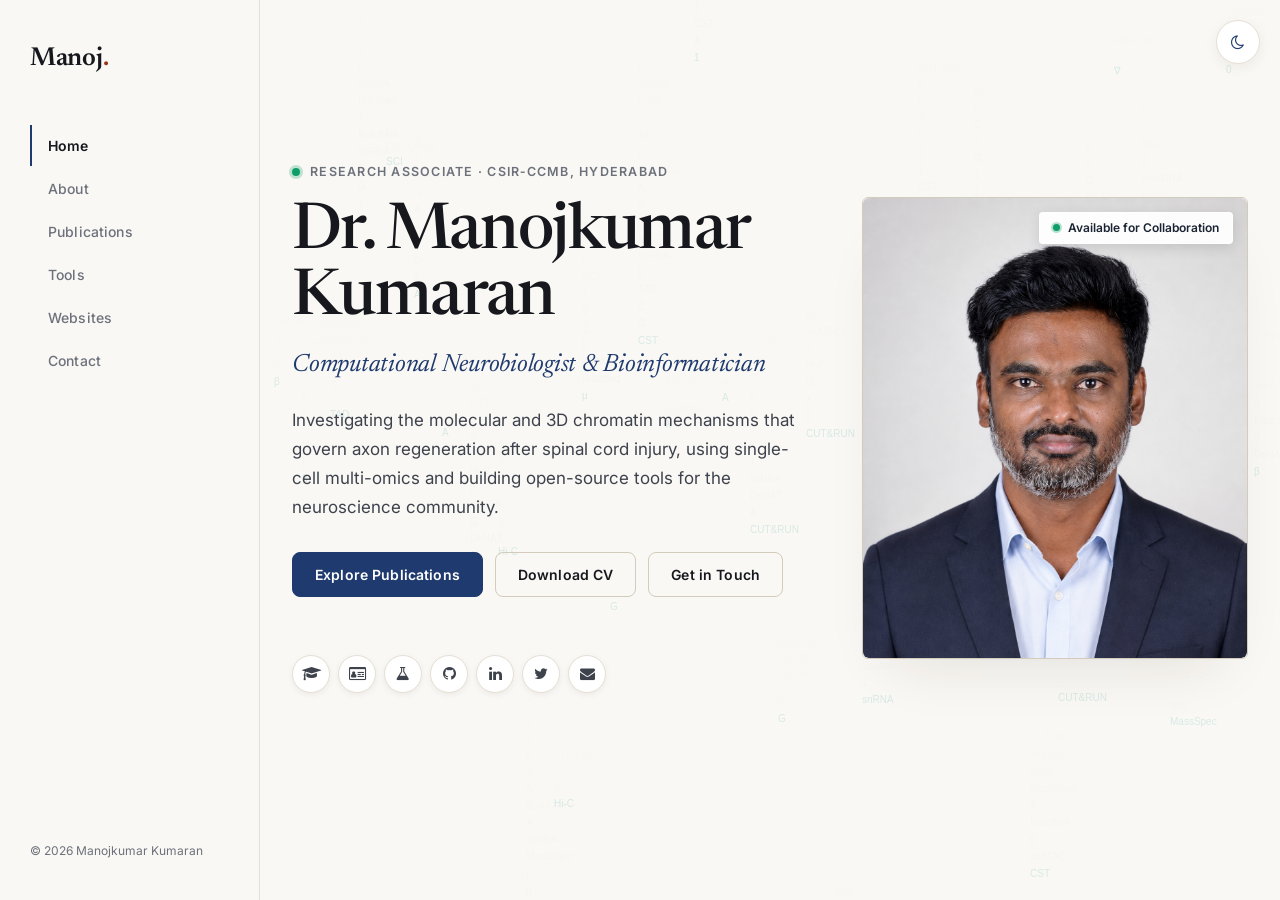
<file: index.html>
<!DOCTYPE html>
<html lang="en">

<head>
  <title>Dr. Manojkumar Kumaran | Computational Neurobiologist &amp; Bioinformatician</title>
  <meta charset="utf-8">
  <meta name="viewport" content="width=device-width, initial-scale=1">
  <meta name="description" content="Dr. Manojkumar Kumaran is a computational neurobiologist and bioinformatician at CSIR-CCMB, Hyderabad, working on multi-omics, 3D genome organisation and axon regeneration after spinal cord injury.">
  <meta name="author" content="Manojkumar Kumaran">
  <meta name="theme-color" content="#0f766e">
  <meta property="og:type" content="website">
  <meta property="og:title" content="Dr. Manojkumar Kumaran | Computational Neurobiologist &amp; Bioinformatician">
  <meta property="og:description" content="Multi-omics, 3D genomics and axon regeneration research, publications and open-source tools.">
  <link rel="icon" href="data:image/svg+xml,%3Csvg xmlns='http://www.w3.org/2000/svg' viewBox='0 0 64 64'%3E%3Crect width='64' height='64' rx='14' fill='%230f766e'/%3E%3Ctext x='32' y='44' font-family='Georgia,serif' font-size='34' font-weight='700' text-anchor='middle' fill='%23fff'%3EM%3C/text%3E%3C/svg%3E">
  <link rel="preconnect" href="https://fonts.googleapis.com">
  <link rel="preconnect" href="https://fonts.gstatic.com" crossorigin>
  <link rel="stylesheet" href="https://fonts.googleapis.com/css2?family=Newsreader:ital,opsz,wght@0,6..72,400;0,6..72,500;0,6..72,600;1,6..72,400&amp;family=Inter:wght@400;500;600;700&amp;display=swap">
  <!-- Template css Files -->
  <link rel="stylesheet" href="css/style.css" type="text/css">
  <link rel="stylesheet" href="css/redesign.css" type="text/css">
</head>

<body class="light">

  <!-- Mobile Nav Toggler -->
  <button type="button" class="nav-toggler" id="navToggler" aria-label="Toggle menu" aria-controls="sidebar" aria-expanded="false">
    <span></span>
  </button>

  <!-- Sidebar -->
  <aside class="sidebar" id="sidebar">
    <div class="sidebar-inner">
      <a href="#home" class="sidebar-logo" data-nav="home">Manoj<span>.</span></a>

      <nav class="sidebar-links" id="sidebarLinks">
        <a href="#home" class="active" data-nav="home"><i class="fa fa-home"></i> Home</a>
        <a href="#about" data-nav="about"><i class="fa fa-user"></i> About</a>
        <!-- Research hidden for now; restore together with the Research section below
        <a href="#research" data-nav="research"><i class="fa fa-lightbulb-o"></i> Research</a>
        -->
        <a href="#publications" data-nav="publications"><i class="fa fa-list"></i> Publications</a>
        <a href="#tools" data-nav="tools"><i class="fa fa-flask"></i> Tools</a>
        <a href="#service" data-nav="service"><i class="fa fa-globe"></i> Websites</a>
        <a href="#contact" data-nav="contact"><i class="fa fa-comments"></i> Contact</a>
      </nav>

      <div class="copyright-text">
        &copy; <span id="year">2026</span> Manojkumar Kumaran
      </div>
    </div>
  </aside>
  <!-- Sidebar End -->

  <!-- Theme Toggle -->
  <div class="theme-switcher">
    <button type="button" class="theme-toggle-btn" title="Toggle dark mode" aria-label="Toggle dark mode">
      <i class="fa fa-moon-o"></i>
      <i class="fa fa-sun-o"></i>
    </button>
  </div>
  <!-- Theme Toggle End -->

  <main>

    <!-- Home / Hero Section -->
    <section class="home section active" id="home">
      <!-- Neural Matrix Background Canvas (Computational Neuroscience & Digital Rain) -->
      <canvas id="neuralMatrixCanvas" class="neural-matrix-canvas" aria-hidden="true"></canvas>

      <div class="hero-wrapper">
        <div class="hero-grid">
          
          <!-- Left Column: Professional Profile & Details -->
          <div class="hero-copy">
            <div class="hero-badge">
              <span class="badge-dot"></span>
              <span class="badge-text">Research Associate &middot; CSIR&#8209;CCMB, Hyderabad</span>
            </div>

            <h1 class="hero-name">Dr. Manojkumar Kumaran</h1>
            <p class="hero-role">Computational Neurobiologist &amp; Bioinformatician</p>

            <p class="hero-summary">
              Investigating the molecular and 3D chromatin mechanisms that govern axon regeneration after spinal cord injury, using single-cell multi-omics and building open-source tools for the neuroscience community.
            </p>

                        <div class="hero-actions">
              <a href="#publications" class="btn btn-primary" data-nav="publications">
                <i class="fa fa-book"></i> Explore Publications
              </a>
              <a href="Manoj_CV.pdf" target="_blank" rel="noopener noreferrer" class="btn btn-secondary">
                <i class="fa fa-download"></i> Download CV
              </a>
              <a href="#contact" class="btn btn-outline" data-nav="contact">
                <i class="fa fa-envelope-o"></i> Get in Touch
              </a>
            </div>

            <div class="hero-social-strip">
              <span class="social-strip-label">Profiles &amp; Connect:</span>
              <div class="social-links">
                <a href="https://scholar.google.com/citations?user=lNn8_CAAAAAJ&hl=en" target="_blank" rel="noopener noreferrer" title="Google Scholar" aria-label="Google Scholar"><i class="fa fa-graduation-cap"></i></a>
                <a href="https://orcid.org/0000-0003-0255-6144" target="_blank" rel="noopener noreferrer" title="ORCID Profile" aria-label="ORCID"><i class="fa fa-id-card-o"></i></a>
                <a href="https://www.researchgate.net/profile/Manoj-Kumar-103?ev=hdr_xprf" target="_blank" rel="noopener noreferrer" title="ResearchGate" aria-label="ResearchGate"><i class="fa fa-flask"></i></a>
                <a href="https://github.com/mano2991" target="_blank" rel="noopener noreferrer" title="GitHub Repositories" aria-label="GitHub"><i class="fa fa-github"></i></a>
                <a href="https://www.linkedin.com/in/manojkumar-kumaran-57991543/" target="_blank" rel="noopener noreferrer" title="LinkedIn" aria-label="LinkedIn"><i class="fa fa-linkedin"></i></a>
                <a href="https://x.com/manoj290991" target="_blank" rel="noopener noreferrer" title="Twitter / X" aria-label="Twitter"><i class="fa fa-twitter"></i></a>
                <a href="mailto:manojkumarbioinfo@gmail.com" title="Direct Email" aria-label="Email"><i class="fa fa-envelope"></i></a>
              </div>
            </div>
          </div>

          <!-- Right Column: Visual Portrait with Modern Framing -->
          <div class="hero-visual">
            <div class="hero-photo-card">
              <div class="hero-photo-frame">
                <img src="images/manoj_profile.jpg" alt="Dr. Manojkumar Kumaran" class="hero-photo">
                
                <div class="hero-floating-pill top-pill">
                  <span class="pulse-indicator"></span>
                  <span>Available for Collaboration</span>
                </div>

                <div class="hero-floating-card bottom-card">
                  <div class="card-icon"><i class="fa fa-university"></i></div>
                  <div class="card-text">
                    <strong>CSIR-CCMB</strong>
                    <span>Cellular &amp; Molecular Biology, Hyderabad</span>
                  </div>
                </div>
              </div>
            </div>
          </div>

        </div>

      </div>
    </section>
    <!-- Home Section End -->

    <!-- About Section -->
    <section class="about section" id="about">
      <div class="container-wide">
        <div class="section-title">
          <h2>About Me</h2>
        </div>

        <div class="about-split">
          <div class="about-lede">
            <h3>Hi! I'm Manojkumar Kumaran<br><span>&mdash; Bioinformatician</span></h3>
            <blockquote class="pull-quote">
              &ldquo;I thrive on solving complex biological problems using computational tools and data&#8209;driven insights.&rdquo;
            </blockquote>
          </div>
          <div class="about-text">
            <p>
              I am a Computational Neurobiologist and Software Developer passionate about understanding the molecular and circuit mechanisms underlying neurological disorders and regeneration.
              I specialize in single-cell multi-omics, Hi-C, ChIP-seq, and ATAC-seq analysis, integrating computational and experimental approaches to study axon regeneration, neurodegeneration, and brain plasticity.
              My research focuses on how genomic architecture, transcription factors, and chromatin accessibility shape neuronal function in health and disease.
              Beyond research, I have extensive experience in software development, building automated bioinformatics pipelines, and applying machine learning for large-scale genomic analysis.
              In my free time, I enjoy wildlife photography, gaming, and cooking.
            </p>
          </div>
        </div>

        <div class="personal-info">
          <div class="info-item">
            <p>Current Role <span>Research Associate, CSIR-CCMB</span></p>
          </div>
          <div class="info-item">
            <p>Degree <span>PhD, Bioinformatics</span></p>
          </div>
          <div class="info-item">
            <p>Based in <span>Hyderabad, India</span></p>
          </div>
          <div class="info-item">
            <p>Email <span>manojkumarbioinfo@gmail.com</span></p>
          </div>
          <div class="info-item">
            <p>Languages <span>English, Tamil</span></p>
          </div>
          <div class="info-item">
            <p>Research Interests <span>Multi-Omics, AI in Neuroscience</span></p>
          </div>
        </div>

        <div class="buttons">
          <a href="Manoj_CV.pdf" target="_blank" rel="noopener noreferrer" class="btn">Download CV</a>
        </div>

        <div class="skills">
          <h3 class="title">Expertise</h3>
          <div class="skills-grid">
            <div class="skill-item">
              <h5>Genomics &amp; Epigenomics</h5>
              <div class="hero-chips"><span class="hero-chip">WES / WGS</span><span class="hero-chip">RNA-seq</span><span class="hero-chip">snRNA-seq</span><span class="hero-chip">snATAC-seq</span><span class="hero-chip">Bulk ATAC-seq</span><span class="hero-chip">ChIP-seq</span><span class="hero-chip">CUT&amp;RUN</span><span class="hero-chip">Ribo-seq</span><span class="hero-chip">Hi-C</span></div>
            </div>
            <div class="skill-item">
              <h5>Proteomics &amp; Metabolomics</h5>
              <div class="hero-chips"><span class="hero-chip">Proteomics data analysis</span><span class="hero-chip">Metabolomics data analysis</span></div>
            </div>
            <div class="skill-item">
              <h5>Programming &amp; Infrastructure</h5>
              <div class="hero-chips"><span class="hero-chip">Python</span><span class="hero-chip">R</span><span class="hero-chip">Shell</span><span class="hero-chip">Docker</span><span class="hero-chip">Java</span><span class="hero-chip">HTML / Bootstrap</span><span class="hero-chip">Server &amp; network administration</span></div>
            </div>
            <div class="skill-item">
              <h5>Applied Machine Learning</h5>
              <ul class="skill-list">
                <li>Machine-learning tools to filter and prioritise pathogenic variants</li>
                <li>Machine-learning model to measure neurite sprouting after injury</li>
                <li>Machine-learning model for automated mouse behavioural analysis</li>
              </ul>
            </div>
            <div class="skill-item">
              <h5>Structural Bioinformatics</h5>
              <div class="hero-chips"><span class="hero-chip">Protein structure analysis</span><span class="hero-chip">Molecular modelling</span><span class="hero-chip">Variant pathogenicity prediction</span></div>
            </div>
          </div>
        </div>

        <div class="timeline-split">
          <div class="education">
            <h3 class="title">Education</h3>
            <div class="timeline shadow-dark">
              <div class="timeline-item">
                <div class="circle-dot"></div>
                <h6 class="timeline-date"><i class="fa fa-calendar"></i> 2015 - 2021</h6>
                <h4 class="timeline-title">PhD in Bioinformatics, Aravind Medical Research Foundation</h4>
                <p class="timeline-text">
                  I developed an eye disease-specific variant prioritization tool, <b>eyeVarP</b>, which utilizes a random forest algorithm to analyze pathogenic variants associated with eye diseases and other disorders.
                  Additionally, I created the <b>VarP</b> tool, a generalized pipeline designed to filter missense and insertion-deletion variants and predict their pathogenicity from exome or genome sequencing data.
                </p>
              </div>
              <div class="timeline-item">
                <div class="circle-dot"></div>
                <h6 class="timeline-date"><i class="fa fa-calendar"></i> 2009 - 2015</h6>
                <h4 class="timeline-title">Master of Technology (M.Tech) in Bioinformatics</h4>
                <p class="timeline-text">
                  I pursued a <b>six-year integrated M.Tech program in Bioinformatics</b> at Bharathidasan University, gaining expertise in computational biology, genomics, proteomics, and data-driven research methodologies.
                  Throughout my academic journey, I developed a strong foundation in biological data analysis, machine learning applications in genomics, structural bioinformatics, and molecular modeling.
                  I actively worked on research projects related to genome sequencing, variant analysis, and computational drug discovery, equipping myself with both wet-lab and computational skills essential for bioinformatics research.
                </p>
              </div>
            </div>
          </div>
          <div class="experience">
            <h3 class="title">Experience</h3>
            <div class="timeline shadow-dark">
              <div class="timeline-item">
                <div class="circle-dot"></div>
                <h6 class="timeline-date"><i class="fa fa-calendar"></i> 2022 - Present</h6>
                <h4 class="timeline-title">Research Associate, CSIR-CCMB</h4>
                <p class="timeline-text">
                  Developed an automated pipeline for analyzing single-cell RNA-seq, single-cell ATAC-seq, CUT&amp;RUN, Hi-C, and bulk ATAC-seq data.
                  Built a machine learning model for mouse behavioral analysis.
                  Maintained the lab website and the GitHub repository.
                </p>
              </div>
              <div class="timeline-item">
                <div class="circle-dot"></div>
                <h6 class="timeline-date"><i class="fa fa-calendar"></i> 2021 - 2022</h6>
                <h4 class="timeline-title">Data Scientist, INDX Technologies</h4>
                <p class="timeline-text">
                  Developed an automated tool for analyzing Whole Exome Sequencing (WES) data from cancer patient datasets.
                  Created an automated annotation tool to classify genetic variants based on available drug information.
                </p>
              </div>
              <div class="timeline-item">
                <div class="circle-dot"></div>
                <h6 class="timeline-date"><i class="fa fa-calendar"></i> 2015 - 2021</h6>
                <h4 class="timeline-title">Junior Research Fellow, Aravind Medical Research Foundation</h4>
                <p class="timeline-text">
                  Developed and benchmarked analytical tools and pipelines for Next-Generation Sequencing (NGS) data.
                  Applied biostatistics and bioinformatics algorithms to integrate multi-level biological data with functional genomics for hypothesis generation, variant identification, and variant prioritization.
                  Collaborated across multiple disciplines and contributed to various research projects.
                  Maintained the lab website and the GitHub repository.
                </p>
              </div>
            </div>
          </div>
        </div>
      </div>
    </section>
    <!-- About Section End -->

    <!-- Research Section -->
    <!-- HIDDEN until the content is ready: remove this comment wrapper and the one around the sidebar link to restore
    <section class="research section" id="research">
      <div class="container-wide">
        <div class="section-title">
          <h2>Research</h2>
          <p>Why adult central nervous system neurons fail to regenerate after injury, and how computation can help reverse it.</p>
        </div>

        <div class="tool-grid">
          <div class="tool-card">
            <h4>3D Genome &amp; Chromatin Architecture</h4>
            <p class="tool-tagline">Hi-C &middot; compartments &middot; TADs &middot; loops</p>
            <p>Mapping how chromatin compartments, topologically associating domains and loops change across postnatal development and after spinal cord injury, and what that reveals about the regenerative potential of adult corticospinal neurons.</p>
          </div>
          <div class="tool-card">
            <h4>Transcription Factors for Axon Regeneration</h4>
            <p class="tool-tagline">PATZ1 &middot; NR2F1/NR2F6 &middot; RARA/RARG</p>
            <p>Combining developmental RNA-seq, ATAC-seq, CUT&amp;RUN and single-nucleus profiling to identify transcription factors that re-open growth-permissive chromatin, and dissecting the mechanisms by which they promote regeneration in vivo.</p>
          </div>
          <div class="tool-card">
            <h4>Tools for Quantifying Recovery</h4>
            <p class="tool-tagline">KiMA &middot; DeNAT &middot; machine learning</p>
            <p>Building open-source, browser-based software that replaces manual scoring of locomotor recovery and neurite outgrowth with reproducible, automated, machine-learning-driven measurement.</p>
          </div>
          <div class="tool-card">
            <h4>Clinical &amp; Cancer Genomics</h4>
            <p class="tool-tagline">Exome sequencing &middot; variant prioritisation</p>
            <p>Developing variant-calling benchmarks and pathogenicity-prediction tools (eyeVarP, VarP), and applying exome and ctDNA sequencing to inherited eye disease, retinoblastoma and breast cancer.</p>
          </div>
        </div>
      </div>
    </section>
    -->
    <!-- Research Section End -->

    <!-- publication Section -->
    <section class="publication section" id="publications">
      <div class="container-wide">
        <div class="publication-heading">
          <div class="section-title">
            <h2>Publications</h2>
            <p class="pub-stats">Total Citations: 153 | H-index: 5</p>
          </div>
          <div class="publication-tabs" role="tablist" aria-label="Publication type">
            <button class="publication-tab active" id="publishedTab" type="button" role="tab" aria-selected="true" aria-controls="publishedPanel" data-publication-tab="published">Published <span class="publication-tab-count" aria-label="14 papers">14</span></button>
            <button class="publication-tab" id="preprintsTab" type="button" role="tab" aria-selected="false" aria-controls="preprintsPanel" data-publication-tab="preprints">Preprints <span class="publication-tab-count" aria-label="5 papers">5</span></button>
          </div>
        </div>

        <div class="publication-panel active" id="publishedPanel" role="tabpanel" aria-labelledby="publishedTab" data-publication-panel="published">
          <div class="publication-list">
          <!-- The EMBO Journal - 2026 -->
          <div class="publication-card">
            <span class="pub-year">2026</span>
            <div class="pub-body">
              <h4><a href="https://link.springer.com/article/10.1038/s44318-026-00957-z" target="_blank" rel="noopener noreferrer">
                  Nuclear receptor transcription factors promote axon regeneration in the adult corticospinal tract
              </a></h4>
              <span class="journal-badge">The EMBO Journal</span>
              <p>Yogesh Sahu, <strong>Manojkumar Kumaran</strong> et al. <i>The EMBO Journal</i> (2026)</p>
              <details>
                  <summary>Show Abstract</summary>
                  <p>Transcription factors are potent levers for neural repair, but systematic pipelines to uncover factors that unlock adult corticospinal regeneration are lacking. By intersecting developmental RNA-seq with ATAC-seq footprints, we pinpointed two nuclear-receptor transcription factors—NR2F1 and NR2F6, neither previously linked to CNS axon growth—as top candidates. Forced expression of either factor doubled neurite length in culture, and each proved highly effective in vivo: after unilateral pyramidotomy they drove robust midline sprouting, while after complete thoracic crush they supported long-tract CST regeneration that restored hip lift, partial swing trajectories and grip strength. Multi-omics dissection revealed complementary mechanisms: NR2F1 re-engaged chromatin-remodelling and cytoskeletal networks, whereas NR2F6, via a conserved corepressor domain, imposed a broad translational down-shift, bound predominantly to distal enhancers and re-packaged chromatin into new topologically associating domains that cluster growth genes with freshly activated regulatory hubs. These discoveries establish NR2F1 and NR2F6 as novel pro-regenerative TFs, demonstrate their potency across lesion types, and expose repression-driven translational control and enhancer–TAD reconfiguration as previously unrecognised axes of CNS repair.</p>
              </details>
              <p class="data-link"><a href="https://nrtf.netlify.app/" target="_blank" rel="noopener noreferrer" class="data-link-btn"><i class="fa fa-bar-chart"></i> Explore the snRNA Data (nrtf)</a></p>
            </div>
          </div>

          <!-- New Journal of Science and Medicine review - 2026 -->
          <div class="publication-card">
            <span class="pub-year">2026</span>
            <div class="pub-body">
              <h4><a href="https://www.newjournalofsm.com/articles/connecting-biology-and-technology-a-journey-towards-data-driven-biomedical-discovery" target="_blank" rel="noopener noreferrer">
                  Connecting Biology and Technology: A Journey Towards Data-Driven Biomedical Discovery
              </a></h4>
              <span class="journal-badge">New Journal of Science and Medicine</span>
              <p><strong>Manojkumar Kumaran</strong> (first and corresponding author) et al. <i>New Journal of Science and Medicine</i> vol. 1, issue 1 (2026) &middot; Review</p>
              <details>
                  <summary>Show Abstract</summary>
                  <p>Biomedical research is increasingly shaped by the combination of experimental biology, computational analysis and artificial intelligence (AI). This mini review examines how that combination is changing three areas: the quantification of neural regeneration, the molecular study of disease, and the design of experiments. Deep learning now automates neurite and behavioural measurements that were once slow and dependent on the observer. Sequencing and single-cell methods, paired with machine learning, connect genetic variation and cell states to disease progression and therapeutic response. The greatest gains are likely to come from iterative cycles in which models generate testable predictions and experiments return validated data. Persistent limitations include model generalizability, interpretability, data stewardship and reporting standards. AI is best viewed as an extension of experimental biology rather than a replacement for it.</p>
              </details>
            </div>
          </div>

          <!-- Paper - 2026 -->
          <div class="publication-card">
            <span class="pub-year">2026</span>
            <div class="pub-body">
              <h4><a href="https://link.springer.com/article/10.1186/s12859-026-06661-3" target="_blank" rel="noopener noreferrer">
                  Deep Neurite Analysis Tool (DeNAT): a machine-learning framework for high-sensitivity automated neurite outgrowth measurement
              </a></h4>
              <span class="journal-badge">BMC Bioinformatics</span>
              <p><strong>Manojkumar Kumaran</strong>, Athul PS Narayan et al. <i>BMC Bioinformatics</i> (2026)</p>
              <details>
                  <summary>Show Abstract</summary>
                  <p>Accurate quantification of neurite sprouting after injury is a critical step in axon regeneration research. Yet it remains a major bottleneck, as the current gold standard relies on manual counting by multiple blinded observers. This process is slow, labor-intensive, and prone to variability. Existing software can measure total neurite length in culture, but it is not designed to capture new growth in complex images from injury models, such as thoracic crush or pyramidotomy. Crucially, these tools lack the ability to selectively analyze growth within user-defined regions, a key requirement for injury paradigms. To address this need, we developed the Deep Neurite Analysis Tool (DeNAT), an accessible deep-learning-based platform that automatically measures neurite outgrowth after injury. DeNAT allows users to define regions of interest to specifically quantify sprouting in images from common spinal cord injury paradigms. It achieved near-perfect correlation with manual ground truth (R = 0.9991), with 0.926 sensitivity and 0.878 precision, while reducing variability and labor. By combining user-guided region selection with automated deep learning analysis, DeNAT offers an accurate, reproducible, and efficient solution for measuring neurite outgrowth in injury models.</p>
              </details>
              <p class="data-link"><a href="https://neuriteanalysis.netlify.app/" target="_blank" rel="noopener noreferrer" class="data-link-btn"><i class="fa fa-rocket"></i> Try the DeNAT Tool</a></p>
            </div>
          </div>

          <!-- Opinion article - 2026 (no abstract) -->
          <div class="publication-card">
            <span class="pub-year">2026</span>
            <div class="pub-body">
              <h4><a href="https://www.frontiersin.org/journals/microbiology/articles/10.3389/fmicb.2026.1881800/full" target="_blank" rel="noopener noreferrer">
                  Precision antimicrobials: the next paradigm shift after broad-spectrum therapy
              </a></h4>
              <span class="journal-badge">Frontiers in Microbiology</span>
              <p><strong>Manojkumar Kumaran</strong> (first author), Siva Shanmugam NR, Sathish Kumar Marimuthu, Nagendran Tharmalingam (corresponding author). <i>Frontiers in Microbiology</i> (2026) &middot; Opinion article</p>
            </div>
          </div>


          <div class="publication-card">
            <span class="pub-year">2026</span>
            <div class="pub-body">
              <h4><a href="https://www.biorxiv.org/content/10.64898/2026.08.05.742960v1" target="_blank" rel="noopener noreferrer">
                  KiMA: Kinematic Motion Analysis for Spinal Cord Injury Research
              </a></h4>
              <span class="preprint-badge">Preprint &middot; Not Peer-Reviewed</span>
              <p><strong>Manojkumar Kumaran</strong> et al. <i>biorxiv</i> (2026)</p>
              <details>
                  <summary>Show Abstract</summary>
                  <p>Accurate quantification of locomotor recovery is essential for evaluating therapeutic outcomes in spinal cord injury (SCI) models. Manual scoring systems remain observer-dependent, and commercial gait-analysis platforms are costly and proprietary. Markerless pose-estimation tools such as DeepLabCut generate accurate body-part coordinates, but converting these coordinates into biologically meaningful locomotor parameters typically requires custom programming and multiple external tools. We developed KiMA (Kinematic Motion Analysis), an open-source, browser-based suite for integrated analysis of rodent gait and hindlimb kinematics. KiMA accepts DeepLabCut coordinate files and performs automated coordinate parsing, stick-figure reconstruction, frame-by-frame movement inspection, and single- and multi-sample analysis, with dedicated workflows for ladder and rung analysis, footfall detection, and CatWalk gait analysis. The platform quantifies joint angles (metatarsophalangeal, ankle, knee, hip, and pelvic), stride length, stride width, cadence, stance and swing durations, paw-contact events, swing clearance, and locomotor symmetry, and supports cohort-level comparisons, correlation analysis, principal component analysis, and export of processed datasets and publication-quality figures. Because KiMA runs entirely within a standard web browser, it requires no software installation or local programming environment, supporting cross-platform accessibility and data privacy. By unifying gait quantification, visualization, and multivariate analysis in a single interface, KiMA lowers the computational barrier to markerless locomotor analysis and helps researchers detect subtle functional recovery after SCI.</p>
              </details>
              <p class="data-link"><a href="https://kimasuite.in/" target="_blank" rel="noopener noreferrer" class="data-link-btn"><i class="fa fa-rocket"></i> Try Kima Suite</a></p>
            </div>
          </div>

          <div class="publication-card">
            <span class="pub-year">2026</span>
            <div class="pub-body">
              <h4><a href="https://www.biorxiv.org/content/10.64898/2026.07.24.740479v1" target="_blank" rel="noopener noreferrer">
                  Combinatorial Control of Corticospinal Axon Growth by Retinoic Acid Receptors
              </a></h4>
              <span class="preprint-badge">Preprint &middot; Not Peer-Reviewed</span>
              <p>Yogesh Sahu, <strong>Manojkumar Kumaran</strong> et al. <i>biorxiv</i> (2026)</p>
              <details>
                  <summary>Show Abstract</summary>
                  <p>Regeneration of central nervous system (CNS) axons depends on Transcription Factors (TFs) that reactivate developmental growth programs, yet most such factors remain unknown. By intersecting developmental chromatin binding with pro-growth gene networks, we identified two retinoic acid receptor transcription factors, RARA and RARG, whose occupancy at growth-associated genes is progressively lost as neurons mature. Restoring both factors together increased neurite outgrowth beyond either alone in two independent systems, the Neuro-2a cell line and primary cortical neurons. In vivo, the same combination drove cross-midline sprouting after pyramidotomy and long-tract regeneration after thoracic spinal cord crush, with concordant recovery of hindlimb gait and grip strength. Interestingly, neither receptor alone was sufficient, hinting at combinatorial regulation. Single-nucleus transcriptomics delineated that only the combination reactivated relevant cytoskeletal and gene-expression programs, while genome-wide binding maps showed that RARA and RARG partition the regulatory landscape, with RARG dominating promoters and RARA occupying distal enhancers, so that neither receptor reconstitutes the developmental growth state alone. Intriguingly, this cooperative requirement was specific to the CNS: in peripheral sensory neurons, RARG alone was sufficient and RARA was dispensable. These data identify RARA and RARG as novel cooperative regulators of regenerative axon growth in mammalian CNS and PNS neurons and potential targets for therapeutic intervention.</p>
              </details>
            </div>
          </div>

          <div class="publication-card">
            <span class="pub-year">2026</span>
            <div class="pub-body">
              <h4><a href="https://link.springer.com/article/10.1007/s11262-026-02235-w" target="_blank" rel="noopener noreferrer">
                  Genomic analysis identifies unreported adaptive mutations in monkeypox virus immune evasion genes.
              </a></h4>
              <span class="journal-badge">Virus Genes</span>
              <p>John ASS, <strong>Manojkumar Kumaran</strong> et al. <i>Virus Genes</i> (2026)</p>
              <details>
                  <summary>Show Abstract</summary>
                  <p>Mpox virus (MPXV) is a zoonotic Orthopoxvirus that has recently gained attention due to outbreaks. In the presence of these constantly changing global health threats, genomic surveillance of the MPXV is no longer a choice but a necessity. The MPXV has diversified through mutation and adaptation, giving rise to distinct clades. In this study, the Nextclade tool was used to identify amino acid substitutions in immune evasion genes relative to the reference genome NC_063383.1 across the African, European, and Asian continents. Crm-B secreted TNF-alpha receptor-like protein, Bcl-2-like protein, and B22R Serpin are key immune evasion proteins, exhibited a high prevalence of mutations. Phylogenetic analysis of lineage-specific mutations was performed on genes encoding immune evasion proteins, such as OPG002, OPG176, and OPG210. CGView analysis revealed different genomic structures for these genes, whereas InterProScan identified important functional domains associated with immune modulation. The sets provide important clues into the mutational landscape of the MPXV, underscoring the crucial need for continued monitoring of viral adaptation and the emergence of new variants. These mutations have not been reported previously in this dataset of 40 sequences. However, confirming their global frequency needs larger genomic MPXV datasets, studies, and experimental testing. These findings are based on a hypothesis and are specific to functional and genomic scrutiny.</p>
              </details>
            </div>
          </div>

          <div class="publication-card">
            <span class="pub-year">2026</span>
            <div class="pub-body">
              <h4><a href="https://www.biorxiv.org/content/10.64898/2026.03.12.711224v1" target="_blank" rel="noopener noreferrer">
                  Rewiring of the three-dimensional genome encodes regenerative potential in the adult central nervous system.
              </a></h4>
              <span class="preprint-badge">Preprint &middot; Not Peer-Reviewed</span>
              <p>Menon AS, <strong>Manojkumar Kumaran</strong> et al. <i>biorxiv</i> (2026)</p>
              <details>
                  <summary>Show Abstract</summary>
                  <p>The failure of adult central nervous system neurons to regenerate after injury has been attributed to transcriptional and epigenetic barriers, but whether three-dimensional genome organization constitutes an independent regulatory layer encoding regenerative potential remains unknown. Here we present the first genome-wide map of chromatin compartments, topologically associating domains, and loops across postnatal development, adult homeostasis, and spinal cord injury in the mouse motor cortex. Postnatal maturation progressively consolidates a growth-restrictive three-dimensional architecture, and spinal cord injury alone partially reverses this consolidation, re-engaging neonatal gene programs through reorganized but functionally recapitulative architecture despite minimal transcriptional activation. This reversion is directed rather than stochastic, preferentially targeting pro-growth gene networks, and reveals a latent three-dimensional memory of developmental growth states in the adult cortical genome. Strikingly, NR2F6, a transcription factor that promotes corticospinal axon regeneration, extends this reversion beyond the neonatal state toward an earlier embryonic chromatin configuration, a depth of developmental plasticity that injury alone cannot reach. These findings establish three-dimensional genome topology as a regulatory layer encoding regenerative potential in adult cortical neurons, demonstrating that successful CNS regeneration requires accessing embryonic rather than merely neonatal chromatin states, and reframing regenerative failure as a topological problem with new therapeutic targets.</p>
              </details>
              <p class="data-link"><a href="https://hicviz.netlify.app/" target="_blank" rel="noopener noreferrer" class="data-link-btn"><i class="fa fa-bar-chart"></i> Explore the Hi-C Data (hicviz)</a></p>
            </div>
          </div>

          <div class="publication-card">
            <span class="pub-year">2026</span>
            <div class="pub-body">
              <h4><a href="https://www.nature.com/articles/s42003-026-11196-7" target="_blank" rel="noopener noreferrer">
                  PATZ1 remodels the nucleosome landscape to promote chromatin accessibility in injured neurons.
              </a></h4>
              <span class="journal-badge">Communications Biology</span>
              <p>Krishna N, Menon AS, <strong>Manojkumar Kumaran</strong> et al. <i>Communications Biology</i> (2026)</p>
              <details>
                  <summary>Show Abstract</summary>
                  <p>Adult central nervous system neurons fail to regenerate after injury, in part due to epigenetic constraints that maintain a growth-restrictive chromatin state. We previously showed that the transcription factor PATZ1 reprograms chromatin accessibility in injured corticospinal neurons to promote axon regeneration, but the underlying mechanism remained unclear. Here we use nucleosome-resolution profiling to reveal that PATZ1 induces widespread nucleosome eviction at regeneration-associated gene loci. PATZ1 treatment dramatically reduces both nucleosome occupancy and fuzziness, indicating active chromatin remodeling rather than passive destabilization. This remodeling occurs preferentially at distal regulatory elements, where PATZ1 drives a greater than 3-fold expansion of H3K27ac-marked active enhancers. Nucleosome eviction at these sites precedes enhancer activation, establishing a mechanistic link between chromatin remodeling and transcriptional reprogramming. Our findings demonstrate that targeted nucleosome eviction at enhancers underlies PATZ1-mediated chromatin reorganization, providing mechanistic insight into how epigenetic barriers to CNS regeneration can be overcome.</p>
              </details>
              <p class="data-link"><a href="https://patz1.netlify.app/" target="_blank" rel="noopener noreferrer" class="data-link-btn"><i class="fa fa-bar-chart"></i> Explore the snATAC/snRNA Data (patz1)</a></p>
            </div>
          </div>

          <div class="publication-card">
            <span class="pub-year">2025</span>
            <div class="pub-body">
              <h4><a href="https://www.biorxiv.org/content/10.1101/2025.11.05.686894v3" target="_blank" rel="noopener noreferrer">
                  A tribenzamide small molecule with retinoic acid-like activity promotes axon growth and motor recovery after spinal cord injury
              </a></h4>
              <span class="preprint-badge">Preprint &middot; Not Peer-Reviewed</span>
              <p>Sanyal K, <strong>Manojkumar Kumaran</strong> et al. <i>biorxiv</i> (2025)</p>
              <details>
                  <summary>Show Abstract</summary>
                  <p>Injury to the adult central nervous system triggers minimal axonal regeneration, partly due to the limited activation of intrinsic growth programs. Retinoic acid (RA) signaling has been shown to promote modest regenerative responses, but its clinical utility is restricted by poor biochemical stability and short-lived receptor engagement. Here, we report small molecule based synthetic RA mimic, DM04, that stabilizes RA-like signaling and enhances regenerative outcomes. DM04 promoted neurite outgrowth in primary neurons, upregulated canonical RA-responsive genes, and supported neural induction from human iPSCs. In a murine spinal injury model, DM04 treatment improved motor recovery. Transcriptomic analysis revealed shared target gene activation between RA and DM04, along with unique enrichment of extracellular matrix remodeling pathways. These findings establish DM04 as a chemically stable modulator of RA signaling with dual efficacy in injury and developmental contexts, highlighting its promise as a candidate for regenerative therapeutics.</p>
              </details>
            </div>
          </div>

          <div class="publication-card">
            <span class="pub-year">2025</span>
            <div class="pub-body">
              <h4><a href="https://www.biorxiv.org/content/10.1101/2025.05.14.654166v1" target="_blank" rel="noopener noreferrer">
                  PATZ1 Reinstates a Growth-Permissive Chromatin Landscape in Adult Corticospinal Neurons After Injury
              </a></h4>
              <span class="preprint-badge">Preprint &middot; Not Peer-Reviewed</span>
              <p>Anisha S Menon, <strong>Manojkumar Kumaran</strong> et al. <i>biorxiv</i> (2025)</p>
              <details>
                  <summary>Show Abstract</summary>
                  <p>Our research reveals how nerve cell growth genes become restricted during development through two distinct waves of chromatin closure. We found that injuries closer to the brain trigger broader chromatin hanges than distant injuries. Importantly, introducing the PATZ1 transcription factor after injury successfully reopened chromatin and reactivated developmental growth pathways. This work defines the timing of  hromatin restriction in CNS neurons and demonstrates it can be reversed to potentially support regeneration.</p>
              </details>
              <p class="data-link"><a href="https://patz1.netlify.app/" target="_blank" rel="noopener noreferrer" class="data-link-btn"><i class="fa fa-bar-chart"></i> Explore the snATAC/snRNA Data (patz1)</a></p>
            </div>
          </div>

          <!-- Paper 1 - 2025 -->
          <div class="publication-card">
            <span class="pub-year">2025</span>
            <div class="pub-body">
              <h4><a href="https://www.jneurosci.org/content/early/2025/01/01/JNEUROSCI.1508-24.2024" target="_blank" rel="noopener noreferrer">
                  Single-nuclei sequencing reveals a robust corticospinal response to nearby axotomy but overall insensitivity to spinal injury
              </a></h4>
              <span class="journal-badge">Journal of Neuroscience</span>
              <p><strong>Manojkumar Kumaran</strong> et al. <i>Journal of Neuroscience</i> (2025)</p>
              <details>
                  <summary>Show Abstract</summary>
                  <p>The ability of neurons to sense and respond to damage is crucial for maintaining homeostasis and facilitating nervous system repair. For some cell types, notably dorsal root ganglia and retinal ganglion cells, extensive profiling has uncovered a significant transcriptional response to axon injury, which influences survival and regenerative outcomes. In contrast, the injury responses of most supraspinal cell types, which display limited regeneration after spinal damage, remain mostly unknown. In this study, we used single-nuclei sequencing in adult male and female mice to profile the transcriptional responses of diverse supraspinal cell types to spinal injury. Surprisingly, thoracic spinal injury induced only modest changes in gene expression across all populations, including corticospinal tract (CST) neurons. Additionally, CST neurons exhibited minimal response to cervical injury but showed a much stronger reaction to intracortical axotomy, with upregulation of numerous regeneration and apoptosis-related transcripts shared with injured DRG and RGC neurons. Thus, the muted response of CST neurons to spinal injury is linked to the injury's distal location, rather than intrinsic cellular characteristics. More broadly, these findings indicate that a central challenge for enhancing regeneration after a spinal injury is the limited detection of distant injuries and the subsequent modest baseline neuronal response.</p>
              </details>
            </div>
          </div>

          <!-- Paper 2 - 2024 -->
          <div class="publication-card">
            <span class="pub-year">2024</span>
            <div class="pub-body">
              <h4><a href="https://www.nature.com/articles/s10038-024-01267-0" target="_blank" rel="noopener noreferrer">
                  Investigating druggable kinases for targeted therapy in cancer
              </a></h4>
              <span class="journal-badge">Journal of Human Genetics</span>
              <p>Kumar Jeyaprakash, <strong>Manojkumar Kumaran</strong> et al. <i>Journal of Human Genetics</i> (2024)</p>
              <details>
                  <summary>Show Abstract</summary>
                  <p>Retinoblastoma (RB) is a childhood retinal neoplasm and commonly treated with cytotoxic chemotherapeutic agents. However, these therapeutic approaches often lead to diverse adverse effects. A precise molecular therapy will alleviate these side effects and offer better treatment outcomes. Over the years, kinases have become potential drug targets in cancer therapy. Hence, we aimed to investigate genetic alterations of putative kinase drug targets in RB. Targeted exome sequencing was performed on 35 RB tumors with paired blood samples using a gene panel consisting of 29 FDA-approved kinase genes. Single nucleotide variants were analyzed for pathogenicity using an in-house pipeline and copy number variations (CNVs) were detected by a depth of coverage and CNVPanelizer. The correlation between genetic changes and clinicopathological features was assessed using GraphPad Prism. Three somatic mutations, two in ERBB4 and one in EGFR were identified. Two of these mutations (ERBB4 c.C3836A & EGFR c.A1196T) were not reported earlier. CNV analysis revealed recurrent gains of ALK, MAP2K2, SRC, STK11, and FGFR3 as well as frequent losses of ATM, PI3KCA and ERBB4. Notably, nonresponsive tumors had a higher incidence of amplifications in clinically actionable genes such as ALK. Moreover, ALK gain and ATM loss were strongly correlated with optic nerve head invasion. In conclusion, our study revealed genetic alterations of druggable kinases in RB, providing preliminary insights for the exploration of kinase-targeted therapy in RB.</p>
              </details>
            </div>
          </div>

          <!-- Paper 3 - 2024 -->
          <div class="publication-card">
            <span class="pub-year">2024</span>
            <div class="pub-body">
              <h4><a href="https://aacrjournals.org/cancerres/article/83/2_Supplement_2/PR007/712515/Abstract-PR007-Comprehensive-ctDNA-profiling" target="_blank" rel="noopener noreferrer">
                  Comprehensive ctDNA profiling reveals potential resistance mechanisms
              </a></h4>
              <span class="journal-badge">Cancer Research</span>
              <p>Shafi, Gowhar , <strong>Manojkumar Kumaran</strong> et al. <i>Cancer Research</i> (2024)</p>
              <details>
                  <summary>Show Abstract</summary>
                  <p>Background: Genomic profiling has revolutionized precision oncology impacting the diagnosis, prognosis, and therapy decisions. Considering high spatiotemporal diversity and heterogenicity of breast tumor-cell genomes, small-gene panels often fail to capture rare but important genomic alterations. Conversely, comprehensive ctDNA sequencing approaches enable the identification of under characterized 'long tailed driver' genomic alterations and capture Intra and inter metastatic heterogeneity. Here, we demonstrate the clinical utility of comprehensive genome profiling with higher sensitivity to predict the possibility of metastasis in early-stage breast cancer patients. Methods: We retrospectively analyzed ctDNA and genomic DNA (gDNA) from FFPE samples as well as circulating tumor cells (CTC) in 10 treatment-naive hormone positive and HER2 negative, primary-stage breast cancer patients [GS1] using the OncoIndx comprehensive 600 gene panel. The panel captures all important cancer-relevant genomic alterations including Tumor Mutation Burden (TMB), Micro Satellite Instability (MSI), homologous recombination deficiency (HRD) prediction, and cfDNA tumor fraction (TF). CTCs were enumerated from 1.5 ml of blood using the OncoDiscover platform approved by the Drug Controller General of India having anti-EpCAM antibody-mediated immunomagnetic nanoparticles. CTCs were confirmed for cytokeratin 18+ and DAPI + markers and the absence of CD45. Results: Comprehensive genomic profile obtained from ctDNA and gDNA from FFPE of early-stage breast cancer patients predominantly exhibited the presence of alterations in PIK3CA and ESR1 signaling pathways. PIK3CAmutations were present in 77% and 44% of baseline ctDNA and gDNA samples, while ESR1 mutations were present in 44% and 22% of baseline ctDNA and gDNA, respectively. In addition, we observed about 70% additional driver mutations in ctDNA samples suggesting shedding of ctDNA together with CTC (80% positive), a likely positive biomarker of metastasis. About 50% of the patients showed higher TMB and HRD. Notably, TF representing ctDNA varied between 13% to 27% in blood samples with a corresponding ploidy range of 2.9 to 4.7. Surprisingly, ~50% of the patient population matched the mutation profile of clinically confirmed metastatic patients. All the patients harboring potential metastatic driver alterations showed the presence of CTCs in peripheral blood. Conclusions: Comprehensive ctDNA genomic profiling showed potential metastasis driving alterations suggesting the role of ctDNA-based liquid biopsy to predict metastasis in early breast cancer patients. We observed enhanced TF at the time of diagnosis, possibly due to the presence of distant metastasis, high disease burden, and aggressive tumor biology. Our results suggest that ctDNA dynamics at the time of disease presentation can predict early metastasis, and may demonstrate the divergent response of tumor heterogeneity to treatment in early-stage breast cancer.</p>
              </details>
            </div>
          </div>

          <!-- Paper 4 - 2023 -->
          <div class="publication-card">
            <span class="pub-year">2023</span>
            <div class="pub-body">
              <h4><a href="https://www.sciencedirect.com/science/article/pii/S1098360023008754" target="_blank" rel="noopener noreferrer">
                  eyeVarP: a computational framework for the identification of pathogenic variants specific to eye disease
              </a></h4>
              <span class="journal-badge">Genetics in Medicine</span>
              <p><strong>Manojkumar Kumaran</strong> et al. <i>Genetics in Medicine</i> (2023)</p>
              <details>
                  <summary>Show Abstract</summary>
                  <p>Purpose: Disease-specific pathogenic variant prediction tools that differentiate pathogenic variants from benign have been improved through disease specificity recently. However, they have not been evaluated on disease-specific pathogenic variants compared with other diseases, which would help to prioritize disease-specific variants from several genes or novel genes. Thus, we hypothesize that features of pathogenic variants alone would provide a better model. Methods: We developed an eye disease–specific variant prioritization tool (eyeVarP), which applied the random forest algorithm to the data set of pathogenic variants of eye diseases and other diseases. We also developed the VarP tool and generalized pipeline to filter missense and insertion-deletion variants and predict their pathogenicity from exome or genome sequencing data, thus we provide a complete computational procedure. Results:eyeVarP outperformed pan disease–specific tools in identifying eye disease–specific pathogenic variants under the top 10. VarP outperformed 12 pathogenicity prediction tools with an accuracy of 95% in correctly identifying the pathogenicity of missense and insertion-deletion variants. The complete pipeline would help to develop disease-specific tools for other genetic disorders. Conclusion:eyeVarP performs better in identifying eye disease–specific pathogenic variants using pathogenic variant features and gene features. Implementing such complete computational procedure would significantly improve the clinical variant interpretation for specific diseases.</p>
              </details>
            </div>
          </div>

          <!-- Paper 5 - 2021 -->
          <div class="publication-card">
            <span class="pub-year">2021</span>
            <div class="pub-body">
              <h4><a href="https://pubmed.ncbi.nlm.nih.gov/34751623/" target="_blank" rel="noopener noreferrer">
                  Clinical reassessments and whole-exome sequencing
              </a></h4>
              <span class="journal-badge">Ophthalmic Genetics</span>
              <p><strong>Manojkumar Kumaran</strong> et al. <i>Ophthalmic Genetics</i> (2021)</p>
              <details>
                  <summary>Show Abstract</summary>
                  <p>Background: The diagnosis of retinal dystrophies can be challenging due to the spectrum of protean phenotypic manifestations. This study employed trio-whole-exome sequencing (trio-WES) to unveil the genetic cause of an inherited retinal disorder in a south Indian family. Materials and methods: Proband's initial ophthalmic examinations was performed in the year 2016. WES was performed on a proband-parent trio to identify causative mutation followed by Sanger validation, segregation analysis, sequence and structure-based computational analysis to assess its pathogenicity. Based on the genetic findings, detailed clinical reassessments were performed in year 2020 for the proband and available family members. Results: WES revealed a novel homozygous BEST1 mutation c.G310A (p.D104N) in the proband and heterozygous for the parents, indicating autosomal recessive inheritance. Segregation analysis showed heterozygous mutation in maternal grandfather and normal genotype for younger brother and maternal grandmother. Moreover, the structure-based analysis revealed the mutation p.D104N in the cytoplasmic domain, causing structural hindrance by altering hydrogen bonds and destabilizing the BEST1 protein structure. Proband's clinical assessments were consistent with autosomal recessive bestrophinopathy (ARB) phenotype. Additionally, characteristic absent light rise and decreased light peak-to-dark trough ratio (LP:DT) was observed bilaterally in EOG. Conclusions: Our study demonstrates the utility of WES and clinical re-evaluations in establishing the precise diagnosis of autosomal recessive bestrophinopathy associated with a novel mutation, thus expanding the BEST1-related mutation spectrum.</p>
              </details>
            </div>
          </div>

          <!-- Paper 6 - 2021 -->
          <div class="publication-card">
            <span class="pub-year">2021</span>
            <div class="pub-body">
              <h4><a href="https://www.taylorfrancis.com/chapters/edit/10.1201/9781003005926-7/bioinformatics-whole-exome-studies-manojkumar-kumaran-bharanidharan-devarajan" target="_blank" rel="noopener noreferrer">
                  Bioinformatics for Whole Exome Studies
              </a></h4>
              <span class="journal-badge">Bioinformatics and Human Genomics Research</span>
              <p><strong>Manojkumar Kumaran</strong> et al. <i>Bioinformatics and Human Genomics Research</i> (2021)</p>
              <details>
                  <summary>Show Abstract</summary>
                  <p>Recent advances in next-generation sequencing (NGS) methods have greatly promoted the NGS-based genome/exome studies in discovering genetic variants for human diseases. Whole-genome sequencing (WGS) remains prohibitively expensive and requires concurrent development of bioinformatics approaches. Whole exome sequencing (WES), focusing on only the protein-coding sequence of the human genome, is now a widely used cost-effective approach that could identify disease-causing variants. Here, we provide the performance assessment of various aligners and variant calling tools using simulated and standard human exome datasets and highlight their combinations that improve the detection of single nucleotide variants (SNVs) and InDels. Further, we provide general recommendations for bioinformatic analysis for WES methods, focusing on variant filtering and prioritization for clinical use.</p>
              </details>
            </div>
          </div>

          <!-- Paper 7 - 2021 -->
          <div class="publication-card">
            <span class="pub-year">2021</span>
            <div class="pub-body">
              <h4><a href="https://pubmed.ncbi.nlm.nih.gov/34427245/" target="_blank" rel="noopener noreferrer">
                  Whole-exome sequencing identifies multiple pathogenic variants
              </a></h4>
              <span class="journal-badge">Indian Journal of Ophthalmology</span>
              <p><strong>Manojkumar Kumaran</strong> et al. <i>Indian Journal of Ophthalmology</i> (2021)</p>
              <details>
                  <summary>Show Abstract</summary>
                  <p>Purpose: To identify the pathogenic variants associated with primary open-angle glaucoma (POAG) using whole-exome sequencing (WES) data of a large South Indian family. Methods: We recruited a large five-generation South Indian family (n = 84) with a positive family history of POAG (n = 19). All study participants had a comprehensive ocular evaluation. We performed WES for 16 samples (nine POAG and seven unaffected controls) since Sanger sequencing of the POAG candidate genes (MYOC, OPTN, and TBK1) showed no genetic variation. We used an in-house pipeline for prioritizing the pathogenic variants based on their segregation among the POAG individual. Results: We identified one novel and five low-frequency pathogenic variants with consistent co-segregation in all affected individuals. The variant c.G3719A in RPGR-interacting domain of RPGRIP1 that segregated heterozygously with the six POAG cases is distinct from variants causing photoreceptor dystrophies, reported affecting the RPGR protein complex signaling in primary cilia. The cilia in trabecular meshwork (TM) cells has been reported to mediate the intraocular pressure (IOP) sensation. Furthermore, we identified a novel c.A1295G variant in Rho guanine nucleotide exchange factors Gene 40 (ARHGEF40) and a likely pathogenic variant in the RPGR gene, suggesting that they may alter the RhoA activity essential for IOP regulation. Conclusion: Our study supports that low-frequency pathogenic variants in multiple genes and pathways probably affect Primary Open Angle Glaucoma's pathogenesis in the large South Indian family. Furthermore, it requires larger case-controls to perform family-based association tests and to strengthen our analysis.</p>
              </details>
            </div>
          </div>

          <!-- Paper 8 - 2020 -->
          <div class="publication-card">
            <span class="pub-year">2020</span>
            <div class="pub-body">
              <h4><a href="https://pubmed.ncbi.nlm.nih.gov/31934596/" target="_blank" rel="noopener noreferrer">
                  Genetic characterization of Stargardt clinical cases
              </a></h4>
              <span class="journal-badge">Eye and Vision</span>
              <p>Raj, Rajendran Kadarkarai, <strong>Manojkumar Kumaran</strong> et al. <i>Eye and Vision</i> (2020)</p>
              <details>
                  <summary>Show Abstract</summary>
                  <p>
                    Background: Stargardt disease 1 (STGD1; MIM 248200) is a monogenic form of autosomal recessive genetic disease caused by mutation in ABCA4. This gene has a major role in hydrolyzing N-retinylidene-phosphatidylethanolamine to all-trans-retinal and phosphatidylethanolamine. The purpose of this study is to identify the frequency of putative disease-causing mutations associated with Stargardt disease in a South Indian population.
                  </p> <p>
                    Methods: A total of 28 clinically diagnosed Stargardt-like phenotype patients were recruited from south India. Ophthalmic examination of all patients was carefully carried out by a retina specialist based on the stages of fundus imaging and ERG grouping. Genetic analysis of ABCA4 was performed for all patients using Sanger sequencing and clinical exome sequencing.
                  </p> <p>
                    Results: This study identified disease-causing mutations in ABCA4 in 75% (21/28) of patients, 7% (2/28) exhibited benign variants and 18% (5/28) were negative for the disease-causing mutation.
                  </p> <p>
                    Conclusion: This is the first study describing the genetic association of ABCA4 disease-causing mutation in South Indian Stargardt 1 patients (STGD1). Our findings highlighted the presence of two novel missense mutations and an (in/del, single base pair deletion & splice variant) in ABCA4. However, genetic heterogeneity in ABCA4 mutants requires a larger sample size to establish a true correlation with clinical phenotype.
                  </p>
              </details>
            </div>
          </div>

          <!-- Paper 9 - 2019 -->
          <div class="publication-card">
            <span class="pub-year">2019</span>
            <div class="pub-body">
              <h4><a href="https://pubmed.ncbi.nlm.nih.gov/31208315/" target="_blank" rel="noopener noreferrer">
                  Performance assessment of variant calling pipeline using human whole exome sequencing and simulated data
              </a></h4>
              <span class="journal-badge">BMC Bioinformatics</span>
              <p><strong>Manojkumar Kumaran</strong> et al. <i>BMC Bioinformatics</i> (2019)</p>
              <details>
                  <summary>Show Abstract</summary>
                  <p>
                    Background: Whole exome sequencing (WES) is a cost-effective method that identifies clinical variants but it demands accurate variant caller tools. Currently available tools have variable accuracy in predicting specific clinical variants. But it may be possible to find the best combination of aligner-variant caller tools for detecting accurate single nucleotide variants (SNVs) and small insertion and deletion (InDels) separately. Moreover, many important aspects of InDel detection are overlooked while comparing the performance of tools, particularly its base pair length.
                  </p> <p>
                    Results: We assessed the performance of variant calling pipelines using the combinations of four variant callers and five aligners on human NA12878 and simulated exome data. We used high confidence variant calls from Genome in a Bottle (GiaB) consortium for validation, and GRCh37 and GRCh38 as the human reference genome. Based on the performance metrics, both BWA and Novoalign aligners performed better with DeepVariant and SAMtools callers for detecting SNVs, and with DeepVariant and GATK for InDels. Furthermore, we obtained similar results on human NA24385 and NA24631 exome data from GiaB.
                  </p> <p>
                    Conclusion: In this study, DeepVariant with BWA and Novoalign performed best for detecting accurate SNVs and InDels. The accuracy of variant calling was improved by merging the top performing pipelines. The results of our study provide useful recommendations for analysis of WES data in clinical genomics.
                  </p>
              </details>
            </div>
          </div>
          </div>
          <div class="pub-pagination"></div>
        </div>

        <div class="publication-panel" id="preprintsPanel" role="tabpanel" aria-labelledby="preprintsTab" data-publication-panel="preprints" hidden>
          <div class="publication-list"></div>
          <div class="pub-pagination"></div>
        </div>
      </div>
    </section>
    <!-- publication Section End -->

    <!-- Tools Section -->
    <section class="tools section" id="tools">
      <div class="container-wide">
        <div class="section-title">
          <h2>Tools &amp; Software</h2>
          <p>Free, browser-based tools I've built for the axon regeneration and neuroscience research community — no installation required.</p>
        </div>

        <div class="tool-grid">
          <div class="tool-card">
            <h4>Kima Suite</h4>
            <p class="tool-tagline">Gait analysis for spinal cord injury research</p>
            <p>A free, browser-based gait analysis suite built for researchers studying locomotor recovery after spinal cord injury. Kima takes pose-estimation data from DeepLabCut and turns it into publication-ready kinematic plots, gait parameters, and statistical summaries — all without installing any software.</p>
            <div class="tool-links">
              <a href="https://kimasuite.in/" target="_blank" rel="noopener noreferrer" class="data-link-btn"><i class="fa fa-external-link"></i> Launch Kima Suite</a>
              <a href="https://www.biorxiv.org/content/10.64898/2026.08.05.742960v1" target="_blank" rel="noopener noreferrer" class="data-link-btn secondary"><i class="fa fa-file-text-o"></i> Read the Preprint</a>
            </div>
          </div>
          <div class="tool-card">
            <h4>DeNAT — Deep Neurite Analysis Tool</h4>
            <p class="tool-tagline">Automated neurite outgrowth quantification</p>
            <p>A machine-learning framework that automatically measures neurite outgrowth after CNS injury, letting users define regions of interest for injury paradigms like thoracic crush and pyramidotomy. DeNAT closely matches manual ground truth while reducing observer variability and labor.</p>
            <div class="tool-links">
              <a href="https://neuriteanalysis.netlify.app/" target="_blank" rel="noopener noreferrer" class="data-link-btn"><i class="fa fa-external-link"></i> Launch DeNAT</a>
              <a href="https://link.springer.com/article/10.1186/s12859-026-06661-3" target="_blank" rel="noopener noreferrer" class="data-link-btn secondary"><i class="fa fa-file-text-o"></i> Read the Published Paper</a>
            </div>
          </div>
        </div>

        <div class="tools-subtitle">
          <h3>Interactive Data Portals</h3>
          <p>Companion webpages where you can explore the results behind specific papers directly — built alongside the analysis, not general-purpose software.</p>
        </div>

        <div class="portal-grid">
          <div class="portal-card">
            <h4>HiCViz</h4>
            <p>Explore the chromatin compartments, TADs, and loop maps behind our study of 3D genome rewiring and regenerative potential in the adult CNS.</p>
            <div class="tool-links">
              <a href="https://hicviz.netlify.app/" target="_blank" rel="noopener noreferrer" class="data-link-btn"><i class="fa fa-external-link"></i> Open Portal</a>
              <a href="https://www.biorxiv.org/content/10.64898/2026.03.12.711224v1" target="_blank" rel="noopener noreferrer" class="data-link-btn secondary"><i class="fa fa-file-text-o"></i> Paper</a>
            </div>
          </div>
          <div class="portal-card">
            <h4>PATZ1 Explorer</h4>
            <p>Browse the snATAC-seq and snRNA-seq data comparing PATZ1-treated versus injured corticospinal neurons.</p>
            <div class="tool-links">
              <a href="https://patz1.netlify.app/" target="_blank" rel="noopener noreferrer" class="data-link-btn"><i class="fa fa-external-link"></i> Open Portal</a>
              <a href="https://www.biorxiv.org/content/10.1101/2025.05.14.654166v1" target="_blank" rel="noopener noreferrer" class="data-link-btn secondary"><i class="fa fa-file-text-o"></i> Paper</a>
            </div>
          </div>
          <div class="portal-card">
            <h4>NRTF Explorer</h4>
            <p>Browse the snRNA-seq data behind the NR2F1/NR2F6 nuclear receptor transcription factor study in axon regeneration.</p>
            <div class="tool-links">
              <a href="https://nrtf.netlify.app/" target="_blank" rel="noopener noreferrer" class="data-link-btn"><i class="fa fa-external-link"></i> Open Portal</a>
              <a href="https://www.biorxiv.org/content/10.1101/2025.06.19.660319v1" target="_blank" rel="noopener noreferrer" class="data-link-btn secondary"><i class="fa fa-file-text-o"></i> Paper</a>
            </div>
          </div>
        </div>
      </div>
    </section>
    <!-- Tools Section End -->

    <!-- Websites Section -->
    <section class="portfolio section" id="service">
      <div class="container-wide">
        <div class="section-title">
          <h2>Websites I Maintain</h2>
          <p>Alongside research, I design and look after websites for my lab and university community.</p>
        </div>

        <div class="tool-grid">
          <div class="tool-card">
            <h4>Venkatesh Lab Website</h4>
            <p class="tool-tagline">Lab website &middot; Administrator</p>
            <p>The home of the Venkatesh Lab, which studies how axon growth is regulated during development and regeneration in mammals. I administer the site and keep research updates, publications and lab news current.</p>
            <div class="tool-links">
              <a href="https://venkateshlab.science/" target="_blank" rel="noopener noreferrer" class="data-link-btn"><i class="fa fa-external-link"></i> Visit Website</a>
            </div>
          </div>
          <div class="tool-card">
            <h4>Bharathidasan University Biodiversity Blog</h4>
            <p class="tool-tagline">Community blog &middot; Creator</p>
            <p>A blog I created to document the biodiversity of the Bharathidasan University campus, connecting nature enthusiasts, researchers and students through photographs, species identification and conservation efforts.</p>
            <div class="tool-links">
              <a href="https://bdu-biodiversity.blogspot.com/p/blog-page_5459.html" target="_blank" rel="noopener noreferrer" class="data-link-btn"><i class="fa fa-external-link"></i> Visit Blog</a>
            </div>
          </div>
        </div>
      </div>
    </section>
    <!-- Websites Section End -->

    <!-- Contact Section -->
    <section class="contact section" id="contact">
      <div class="container-wide">
        <div class="section-title">
          <h2>Contact Me</h2>
        </div>

        <div class="contact-info-grid">
          <div class="contact-info-item">
            <div class="icon">
              <i class="fa fa-envelope"></i>
              <h4>Email</h4>
              <p><a href="mailto:manojkumarbioinfo@gmail.com">manojkumarbioinfo@gmail.com</a></p>
            </div>
          </div>
          <div class="contact-info-item">
            <div class="icon">
              <i class="fa fa-map-marker"></i>
              <h4>Office</h4>
              <p>Centre for Cellular & Molecular Biology,
                Habsiguda, Uppal,
                Hyderabad - 500 007</p>
            </div>
          </div>
          <div class="contact-info-item">
            <div class="icon">
              <i class="fa fa-graduation-cap"></i>
              <h4>Profiles</h4>
              <p><a href="https://scholar.google.com/citations?user=lNn8_CAAAAAJ&hl=en" target="_blank" rel="noopener noreferrer">Google Scholar</a> &middot; <a href="https://orcid.org/0000-0003-0255-6144" target="_blank" rel="noopener noreferrer">ORCID</a> &middot; <a href="https://github.com/mano2991" target="_blank" rel="noopener noreferrer">GitHub</a> &middot; <a href="https://www.linkedin.com/in/manojkumar-kumaran-57991543/" target="_blank" rel="noopener noreferrer">LinkedIn</a></p>
            </div>
          </div>
        </div>

        <!-- Contact Form -->
        <form id="contactForm" action="https://formspree.io/f/mqeravqb" method="POST" class="contact-form">
          <div class="form-row form-row-three">
            <div class="form-item">
              <div class="form-group">
                <input type="text" name="name" class="form-control" placeholder="Name*" aria-label="Your name" autocomplete="name" required>
              </div>
            </div>
            <div class="form-item">
              <div class="form-group">
                <input type="email" name="email" class="form-control" placeholder="Email*" aria-label="Your email" autocomplete="email" required>
              </div>
            </div>
            <div class="form-item">
              <div class="form-group">
                <input type="text" name="subject" class="form-control" placeholder="Subject*" aria-label="Subject" required>
              </div>
            </div>
          </div>
          <div class="form-row">
            <div class="form-item form-item-full">
              <div class="form-group">
                <textarea class="form-control" name="message" placeholder="Your Message..." aria-label="Your message" required></textarea>
              </div>
            </div>
          </div>
          <div class="form-row">
            <div class="form-item form-item-full">
              <button type="submit" class="btn">Send Message</button>
              <p id="form-status" role="status" aria-live="polite"></p>
            </div>
          </div>
        </form>
        <!-- Contact Form End -->
      </div>
    </section>
    <!-- Contact Section End -->

  </main>

  <!-- Plugins -->
  <script src="js/ityped.min.js"></script>
  <!-- Template js -->
  <script src="js/script.js"></script>
  <!-- Theme Toggle Js -->
  <script src="js/styleSwitcher.js"></script>
  <!-- Neural Matrix Computational Neuroscience Background -->
  <script src="js/neuralMatrix.js"></script>
</body>

</html>
</file>
<file: css/redesign.css>
/* ==========================================================================
   Redesign layer — loaded after style.css.
   Quiet academic look: warm paper, ink text, one navy accent, serif headings.
   ========================================================================== */

:root {
    --primary-color: #1f3a6e;
    --primary-color-dark: #162b54;
    --primary-color-light: #3b5ea3;
    --accent-color: #9a3412;
    --hover-color: #9a3412;

    --bg-color: #faf8f4;
    --surface-color: #ffffff;
    --surface-alt-color: #f2eee7;
    --border-color: #e6e0d5;
    --border-color-strong: #d3cbbb;

    --heading-color: #16181d;
    --text-color: #3d424c;
    --text-muted-color: #6c717b;

    --shadow-color: rgba(30, 25, 15, 0.06);
    --shadow-color-strong: rgba(30, 25, 15, 0.12);

    --font-heading: 'Newsreader', Georgia, 'Times New Roman', serif;
    --font-body: 'Inter', system-ui, -apple-system, sans-serif;
}

.dark {
    --primary-color: #8fb0ee;
    --primary-color-dark: #6f96e0;
    --primary-color-light: #b4cbf5;
    --accent-color: #f0a37a;
    --hover-color: #f0a37a;

    --bg-color: #121316;
    --surface-color: #1a1c21;
    --surface-alt-color: #22252b;
    --border-color: #2c3037;
    --border-color-strong: #3a3f48;

    --heading-color: #f3f1ec;
    --text-color: #c9ccd2;
    --text-muted-color: #9096a1;
    --text-on-primary: #0f1218;
}

body {
    font-family: var(--font-body);
    font-size: 16px;
    -webkit-font-smoothing: antialiased;
}

h1, h2, h3, h4 { font-family: var(--font-heading); }

/* ---------- Sidebar: text-only, no boxes ---------- */
.sidebar {
    background: transparent;
    border-right: 1px solid var(--border-color);
}
.sidebar-logo {
    font-size: 26px;
    font-weight: 600;
    letter-spacing: -0.01em;
}
.sidebar-links { gap: 2px; }
.sidebar-links a {
    font-family: var(--font-body);
    font-size: 14px;
    font-weight: 500;
    letter-spacing: 0.01em;
    padding: 10px 0 10px 16px;
    border-radius: 0;
    border-left: 2px solid transparent;
    background: none !important;
}
.sidebar-links a i { display: none; }
.sidebar-links a:hover { color: var(--heading-color); border-left-color: var(--border-color-strong); }
.sidebar-links a.active {
    color: var(--heading-color);
    font-weight: 600;
    border-left-color: var(--primary-color);
}
.sidebar .copyright-text { font-size: 12px; }

/* ---------- Sections: fade in, don't slide ---------- */
.section.active { animation: fadeInSection 0.35s ease; }
.section-title { margin-bottom: 44px; }
.section-title h2 {
    font-size: clamp(34px, 4vw, 46px);
    font-weight: 500;
    letter-spacing: -0.015em;
}
.section-title > p { font-size: 16px; line-height: 1.65; }

/* ---------- Hero ---------- */
.neural-matrix-canvas { opacity: 0.22; }
.hero-focus-box, .hero-floating-card { display: none; }
.hero-badge {
    background: transparent;
    border: none;
    box-shadow: none;
    padding: 0;
    margin-bottom: 18px;
}
.hero-badge .badge-text {
    font-family: var(--font-body);
    font-size: 12.5px;
    font-weight: 600;
    letter-spacing: 0.1em;
    text-transform: uppercase;
    color: var(--text-muted-color);
}
.hero-name {
    font-weight: 500;
    font-size: clamp(40px, 5vw, 68px);
    line-height: 1.04;
    letter-spacing: -0.025em;
    margin-bottom: 14px;
}
.hero-role {
    font-family: var(--font-heading);
    font-style: italic;
    font-weight: 400;
    font-size: clamp(20px, 2vw, 25px);
    color: var(--primary-color);
    margin-bottom: 22px;
}
.hero-summary {
    font-size: 17px;
    line-height: 1.7;
    max-width: 560px;
    margin-bottom: 30px;
}
.hero-photo-frame {
    border-radius: 6px;
    box-shadow: 0 30px 60px -30px var(--shadow-color-strong);
}
.hero-photo { border-radius: 6px; }
.hero-floating-pill {
    border-radius: 4px;
    font-size: 12px;
}
.social-strip-label { display: none; }
.hero-social-strip { margin-top: 28px; }
.social-links a { box-shadow: none; border: 1px solid var(--border-color); background: transparent; }
.social-links a:hover { border-color: var(--primary-color); color: var(--primary-color); }

/* ---------- Buttons: flat, square-ish ---------- */
.btn {
    font-family: var(--font-body);
    font-size: 14px;
    font-weight: 600;
    letter-spacing: 0.01em;
    border-radius: 4px;
    box-shadow: none;
}
.btn-primary { background: var(--primary-color); border-color: var(--primary-color); color: var(--text-on-primary, #fff); }
.btn-primary:hover { background: var(--primary-color-dark); border-color: var(--primary-color-dark); }
.btn-secondary, .btn-outline { background: transparent; color: var(--heading-color); border: 1px solid var(--border-color-strong); }
.btn-secondary:hover, .btn-outline:hover { border-color: var(--heading-color); color: var(--heading-color); background: transparent; }
.hero-actions .btn i { display: none; }

/* ---------- Publications: an editorial list ---------- */
.publication-card {
    grid-template-columns: 72px 1fr;
    gap: 24px;
    padding: 28px 0;
}
.pub-year {
    font-family: var(--font-heading);
    font-size: 20px;
    font-weight: 500;
    color: var(--text-muted-color);
}
.publication-card h4 {
    font-size: 21px;
    font-weight: 500;
    line-height: 1.3;
    letter-spacing: -0.01em;
}
.publication-card p {
    font-size: 14.5px;
    color: var(--text-muted-color);
}
.publication-card p strong { color: var(--heading-color); }
.journal-badge, .preprint-badge {
    border-radius: 3px;
    border: none;
    padding: 0;
    margin: 10px 0 0;
    font-family: var(--font-body);
    font-size: 11.5px;
    letter-spacing: 0.08em;
}
.journal-badge { color: var(--primary-color); }
.preprint-badge { color: var(--accent-color); }
.publication-card details summary {
    font-size: 13px;
    font-weight: 600;
    color: var(--primary-color);
}

/* ---------- Tool / website cards ---------- */
.tool-card {
    border-radius: 6px;
    box-shadow: none;
    border: 1px solid var(--border-color);
    background: var(--surface-color);
}
.tool-card:hover { border-color: var(--border-color-strong); box-shadow: 0 10px 30px -18px var(--shadow-color-strong); }
.tool-card h4 { font-size: 22px; font-weight: 500; }
.data-link-btn { border-radius: 4px; font-family: var(--font-body); font-weight: 600; font-size: 13px; }

/* ---------- Forms ---------- */
.form-control { border-radius: 4px; font-family: var(--font-body); }

.pub-stats {
    font-family: var(--font-body);
    font-size: 13px;
    font-weight: 500;
    letter-spacing: 0.02em;
    color: var(--text-muted-color);
}
.publication-card details summary { font-family: var(--font-body); }

/* ---------- Publication tabs: flat text tabs with an underline ---------- */
.publication-tabs {
    gap: 28px;
    padding: 0;
    border: 0;
    border-radius: 0;
    background: transparent;
}
.publication-tab {
    position: relative;
    padding: 8px 0 10px;
    border-radius: 0;
    background: transparent;
    box-shadow: none;
    font-family: var(--font-body);
    font-size: 14px;
    font-weight: 600;
    color: var(--text-muted-color);
}
.publication-tab::after {
    content: "";
    position: absolute;
    left: 0;
    right: 0;
    bottom: 0;
    height: 2px;
    background: var(--primary-color);
    transform: scaleX(0);
    transform-origin: left;
    transition: transform 0.25s ease;
}
.publication-tab:hover { color: var(--heading-color); }
.publication-tab.active {
    background: transparent;
    box-shadow: none;
    color: var(--heading-color);
}
.publication-tab.active::after { transform: scaleX(1); }
.publication-tab-count {
    min-width: 0;
    height: auto;
    padding: 0;
    margin-left: 6px;
    border-radius: 0;
    background: transparent;
    font-size: 12px;
    font-weight: 500;
    color: var(--text-muted-color);
}
.publication-tab.active .publication-tab-count {
    background: transparent;
    color: var(--primary-color);
}
</file>
<file: css/style.css>
/*Font Awesome Free Icon*/
@import url("https://stackpath.bootstrapcdn.com/font-awesome/4.7.0/css/font-awesome.min.css");
/* Fonts are loaded via <link> in index.html */

/* ==========================================================================
   Design Tokens
   A single source of truth for color, so light/dark mode themes the whole
   page consistently instead of only isolated components.
   ========================================================================== */

:root {
    /* Brand */
    --primary-color: #0f766e;       /* muted teal — links, accents, icons */
    --primary-color-dark: #0b5a54;  /* pressed/darker teal for contrast text-on-teal cases */
    --primary-color-light: #14b8a6; /* lighter teal for glows/highlights on dark bg */
    --accent-color: #b45309;        /* restrained amber — secondary accent */
    --hover-color: #b45309;         /* kept for back-compat with existing rules; = accent */

    /* Neutrals / surfaces */
    --bg-color: #f4f5f7;            /* page background */
    --surface-color: #ffffff;       /* cards, aside, panels */
    --surface-alt-color: #eef1f4;   /* subtle secondary surface (progress track, etc.) */
    --border-color: #e1e5eb;
    --border-color-strong: #cbd2db;

    /* Text */
    --heading-color: #1a2332;       /* near-charcoal-navy for headings */
    --text-color: #46505e;          /* body text */
    --text-muted-color: #6b7583;
    --text-on-primary: #ffffff;

    /* Effects */
    --shadow-color: rgba(15, 23, 42, 0.08);
    --shadow-color-strong: rgba(15, 23, 42, 0.14);
    --card-background: var(--surface-color);
    --background-color: var(--bg-color);

    /* Fixed base (never flips) */
    --success-color: #0f9d69;
    --error-color: #dc3b3b;

    /* Type scale */
    --font-heading: 'Fraunces', 'Rubik', serif;
    --font-body: 'Montserrat', sans-serif;
    --font-mono: 'DM Mono', SFMono-Regular, Menlo, Monaco, Consolas, monospace;
}

/* Dark Mode - Applied when <body class="dark"> */
.dark {
    --primary-color: #2dd4bf;
    --primary-color-dark: #14b8a6;
    --primary-color-light: #5eead4;
    --accent-color: #f59e0b;
    --hover-color: #f59e0b;

    --bg-color: #10151d;
    --surface-color: #1a212c;
    --surface-alt-color: #222a37;
    --border-color: #2c3542;
    --border-color-strong: #3a4453;

    --heading-color: #f2f4f7;
    --text-color: #c7cdd6;
    --text-muted-color: #949fac;
    --text-on-primary: #0b1118;

    --shadow-color: rgba(0, 0, 0, 0.35);
    --shadow-color-strong: rgba(0, 0, 0, 0.5);
}

/* ==========================================================================
   Base / Reset
   ========================================================================== */

html {
    scroll-behavior: smooth;
    scroll-padding-top: 84px;
}

body {
    margin: 0;
    line-height: 1.5;
    font-size: 16px;
    font-family: var(--font-body);
    font-weight: 400;
    background-color: var(--bg-color);
    color: var(--text-color);
    transition: background-color 0.3s ease, color 0.3s ease;
}

* {
    margin: 0;
    padding: 0;
    outline: none;
    text-decoration: none;
    box-sizing: border-box;
}

::before,
::after {
    box-sizing: border-box;
}

input,
textarea,
select {
    font-family: 'Montserrat', sans-serif;
}

img {
    max-width: 100%;
}

.container-wide {
    max-width: 1240px;
    width: 100%;
    margin: 0 auto;
    padding: 0 32px;
}

.shadow-dark {
    box-shadow: 0 8px 24px var(--shadow-color);
}

.btn {
    font-size: 15px;
    font-family: var(--font-heading);
    font-weight: 700;
    letter-spacing: 0.01em;
    padding: 13px 36px;
    color: var(--text-on-primary);
    background-color: var(--primary-color);
    border-radius: 4px;
    transition: all 0.25s ease;
    display: inline-block;
    white-space: nowrap;
    border: none;
    cursor: pointer;
    box-shadow: 0 4px 14px var(--shadow-color);
}

.btn:hover {
    transform: translateY(-2px);
    background-color: var(--primary-color-dark);
    box-shadow: 0 8px 20px var(--shadow-color-strong);
}

.btn-primary {
    background-color: var(--primary-color);
    color: var(--text-on-primary);
    border: 1px solid var(--primary-color);
}

.btn-primary:hover {
    background-color: var(--primary-color-dark);
    border-color: var(--primary-color-dark);
    color: var(--text-on-primary);
}

.btn-secondary {
    background-color: var(--surface-color);
    color: var(--heading-color);
    border: 1px solid var(--border-color-strong);
    box-shadow: 0 2px 8px var(--shadow-color);
}

.btn-secondary:hover {
    background-color: var(--surface-alt-color);
    border-color: var(--primary-color);
    color: var(--primary-color);
    transform: translateY(-2px);
    box-shadow: 0 6px 16px var(--shadow-color-strong);
}

.btn-outline {
    background-color: transparent;
    color: var(--primary-color);
    border: 1.5px solid var(--primary-color);
    box-shadow: none;
}

.btn-outline:hover {
    background-color: var(--primary-color);
    color: var(--text-on-primary);
    transform: translateY(-2px);
    box-shadow: 0 6px 16px var(--shadow-color-strong);
}

.hidden {
    display: none !important;
}

/* ==========================================================================
   Section rhythm — full-screen panels, one active at a time
   ========================================================================== */

main {
    position: relative;
    height: 100vh;
    overflow: hidden;
}

.section {
    background-color: var(--bg-color);
    padding: 110px 0 90px;
    position: fixed;
    top: 0;
    left: 260px;
    right: 0;
    bottom: 0;
    z-index: 0;
    overflow-x: hidden;
    overflow-y: auto;
    opacity: 1;
    -webkit-overflow-scrolling: touch;
}

.section.active {
    z-index: 2;
    animation: slideSection 0.6s ease;
}

.section.back-section {
    z-index: 1;
}

@keyframes slideSection {
    0% {
        transform: translateX(100%);
    }
    100% {
        transform: translateX(0%);
    }
}

.home.section.active {
    animation: fadeInSection 0.4s ease;
}

@keyframes fadeInSection {
    0% {
        opacity: 0;
    }
    100% {
        opacity: 1;
    }
}

.section-title {
    max-width: 780px;
    margin: 0 0 56px;
}

.section-title h2 {
    font-size: clamp(34px, 4.5vw, 52px);
    letter-spacing: -0.02em;
    line-height: 1.05;
    color: var(--heading-color);
    font-family: var(--font-heading);
    font-weight: 700;
    margin: 0;
}

.section-title > p {
    margin-top: 18px;
    font-size: 16px;
    line-height: 1.6;
    color: var(--text-muted-color);
    max-width: 640px;
}

/* ==========================================================================
   Sidebar Navigation
   ========================================================================== */

.sidebar {
    position: fixed;
    top: 0;
    left: 0;
    bottom: 0;
    width: 260px;
    z-index: 50;
    background-color: var(--surface-color);
    border-right: 1px solid var(--border-color);
    transition: background-color 0.3s ease, border-color 0.3s ease, transform 0.3s ease;
}

.sidebar-inner {
    height: 100%;
    display: flex;
    flex-direction: column;
    padding: 40px 30px;
}

.sidebar .copyright-text {
    margin-top: auto;
    padding-top: 24px;
    font-size: 12.5px;
    color: var(--text-muted-color);
    line-height: 1.5;
}

.sidebar-logo {
    font-family: var(--font-heading);
    font-size: 24px;
    font-weight: 900;
    color: var(--heading-color);
    letter-spacing: -0.02em;
    flex-shrink: 0;
    margin-bottom: 46px;
}

.sidebar-logo span {
    color: var(--accent-color);
}

.sidebar-links {
    display: flex;
    flex-direction: column;
    gap: 4px;
}

.sidebar-links a {
    position: relative;
    font-family: var(--font-heading);
    font-size: 15px;
    font-weight: 600;
    letter-spacing: 0.01em;
    color: var(--text-muted-color);
    padding: 12px 14px;
    border-radius: 10px;
    transition: color 0.2s ease, background-color 0.2s ease;
    display: flex;
    align-items: center;
    gap: 12px;
}

.sidebar-links a i {
    width: 18px;
    text-align: center;
    font-size: 15px;
}

.sidebar-links a:hover {
    color: var(--heading-color);
    background-color: var(--surface-alt-color);
}

.sidebar-links a.active {
    color: var(--primary-color);
    background-color: color-mix(in srgb, var(--primary-color) 12%, transparent);
}

.theme-switcher {
    position: fixed;
    top: 20px;
    right: 20px;
    z-index: 55;
}

.theme-toggle-btn {
    height: 44px;
    width: 44px;
    border-radius: 50%;
    border: 1px solid var(--border-color);
    background-color: var(--surface-color);
    color: var(--heading-color);
    box-shadow: 0 4px 14px var(--shadow-color);
    cursor: pointer;
    display: flex;
    align-items: center;
    justify-content: center;
    transition: transform 0.25s ease, box-shadow 0.25s ease, background-color 0.3s ease, border-color 0.3s ease;
}

.theme-toggle-btn:hover {
    transform: translateY(-2px);
    box-shadow: 0 8px 20px var(--shadow-color-strong);
}

.theme-toggle-btn .fa {
    font-size: 16px;
    color: var(--primary-color);
}

.theme-toggle-btn .fa-sun-o {
    display: none;
}

body.dark .theme-toggle-btn .fa-moon-o {
    display: none;
}

body.dark .theme-toggle-btn .fa-sun-o {
    display: inline-block;
}

/* Mobile hamburger */
.nav-toggler {
    display: none;
    height: 38px;
    width: 38px;
    border: 1px solid var(--border-color);
    border-radius: 50%;
    background-color: var(--surface-color);
    cursor: pointer;
    align-items: center;
    justify-content: center;
    position: fixed;
    top: 18px;
    left: 16px;
    z-index: 60;
}

.nav-toggler span,
.nav-toggler span::before,
.nav-toggler span::after {
    height: 2px;
    width: 16px;
    background-color: var(--heading-color);
    display: block;
    position: absolute;
    transition: all 0.25s ease;
}

.nav-toggler span::before {
    content: '';
    top: -6px;
}

.nav-toggler span::after {
    content: '';
    top: 6px;
}

.nav-toggler.open span {
    background-color: transparent;
}

.nav-toggler.open span::before {
    transform: rotate(45deg);
    top: 0;
}

.nav-toggler.open span::after {
    transform: rotate(-45deg);
    top: 0;
}

/* ==========================================================================
   Home / Hero — professional academic layout with Neural Matrix backdrop
   ========================================================================== */

.neural-matrix-canvas {
    position: absolute;
    top: 0;
    left: 0;
    width: 100%;
    height: 100%;
    pointer-events: none;
    z-index: 0;
    display: block;
    opacity: 0.4; /* keep the text above it readable */
}

.home.section {
    padding: 0;
    display: flex;
    flex-direction: column;
    min-height: 100%;
}

.hero-wrapper {
    position: relative;
    z-index: 1;
    max-width: 1240px;
    width: 100%;
    margin: auto;
    padding: 36px 32px 48px;
}

.hero-grid {
    display: grid;
    grid-template-columns: 1.15fr 0.85fr;
    gap: 48px;
    align-items: center;
    margin-bottom: 32px;
}

.hero-copy {
    display: flex;
    flex-direction: column;
    align-items: flex-start;
}

/* Institutional Affiliation Badge */
.hero-badge {
    display: inline-flex;
    align-items: center;
    gap: 10px;
    background-color: var(--surface-color);
    border: 1px solid var(--border-color-strong);
    padding: 6px 16px;
    border-radius: 9999px;
    font-size: 13px;
    font-weight: 600;
    color: var(--heading-color);
    box-shadow: 0 2px 8px var(--shadow-color);
    margin-bottom: 18px;
    letter-spacing: 0.01em;
}

.badge-dot {
    width: 8px;
    height: 8px;
    border-radius: 50%;
    background-color: var(--success-color);
    box-shadow: 0 0 0 3px color-mix(in srgb, var(--success-color) 25%, transparent);
    animation: pulseDot 2s infinite ease-in-out;
}

@keyframes pulseDot {
    0%, 100% {
        transform: scale(1);
        opacity: 1;
    }
    50% {
        transform: scale(1.3);
        opacity: 0.7;
    }
}

.hero-name {
    font-family: var(--font-heading);
    font-weight: 800;
    font-size: clamp(28px, 3.2vw, 44px);
    line-height: 1.15;
    letter-spacing: -0.02em;
    color: var(--heading-color);
    margin: 0 0 10px;
}

.hero-role {
    font-family: var(--font-body);
    font-size: 19px;
    font-weight: 600;
    color: var(--primary-color);
    margin-bottom: 16px;
    letter-spacing: -0.01em;
}

/* Console-style dynamic focus pill */
.hero-focus-box {
    display: inline-flex;
    align-items: center;
    gap: 10px;
    background-color: var(--surface-color);
    border-left: 3.5px solid var(--primary-color);
    border-top: 1px solid var(--border-color);
    border-right: 1px solid var(--border-color);
    border-bottom: 1px solid var(--border-color);
    border-radius: 6px;
    padding: 8px 16px;
    margin-bottom: 20px;
    box-shadow: 0 2px 8px var(--shadow-color);
    min-height: 42px;
    max-width: 100%;
    box-sizing: border-box;
}

.focus-label {
    font-family: var(--font-mono);
    font-size: 13px;
    font-weight: 600;
    color: var(--accent-color);
    display: inline-flex;
    align-items: center;
    gap: 6px;
    white-space: nowrap;
    flex-shrink: 0;
}

.hero-typed {
    font-family: var(--font-mono);
    font-size: 13.5px;
    font-weight: 500;
    color: var(--heading-color);
    min-height: 22px;
    word-break: break-word;
    overflow-wrap: anywhere;
}

.hero-summary {
    font-size: 15.5px;
    line-height: 1.7;
    color: var(--text-color);
    margin-bottom: 22px;
    max-width: 620px;
}

/* Research Pillars / Chips */
.hero-chips {
    display: flex;
    flex-wrap: wrap;
    gap: 8px;
    margin-bottom: 26px;
}

.hero-chip {
    display: inline-flex;
    align-items: center;
    gap: 6px;
    background-color: var(--surface-color);
    border: 1px solid var(--border-color);
    color: var(--text-color);
    font-size: 12.5px;
    font-weight: 500;
    padding: 6px 14px;
    border-radius: 20px;
    transition: all 0.25s ease;
    box-shadow: 0 1px 4px var(--shadow-color);
}

.hero-chip i {
    color: var(--primary-color);
    font-size: 12px;
}

.hero-chip:hover {
    border-color: var(--primary-color);
    color: var(--heading-color);
    background-color: var(--surface-alt-color);
    transform: translateY(-1px);
}

/* Action Buttons */
.hero-actions {
    display: flex;
    flex-wrap: wrap;
    align-items: center;
    gap: 12px;
    margin-bottom: 26px;
}

.hero-actions .btn {
    padding: 11px 22px;
    font-size: 14px;
    font-weight: 600;
    border-radius: 8px;
    display: inline-flex;
    align-items: center;
    gap: 8px;
}

.hero-actions .btn i {
    font-size: 14px;
}

/* Academic & Social Profiles */
.hero-social-strip {
    display: flex;
    align-items: center;
    gap: 14px;
    flex-wrap: wrap;
    padding-top: 4px;
}

.social-strip-label {
    font-family: var(--font-heading);
    font-size: 13px;
    font-weight: 700;
    letter-spacing: 0.04em;
    text-transform: uppercase;
    color: var(--text-muted-color);
}

.home .social-links {
    display: flex;
    align-items: center;
    flex-wrap: wrap;
    gap: 8px;
}

.home .social-links a {
    height: 38px;
    width: 38px;
    display: inline-flex;
    align-items: center;
    justify-content: center;
    color: var(--text-color);
    background-color: var(--surface-color);
    border: 1px solid var(--border-color);
    margin: 0;
    border-radius: 50%;
    transition: all 0.25s ease;
    font-size: 15px;
    box-shadow: 0 2px 6px var(--shadow-color);
}

.home .social-links a:hover {
    transform: translateY(-2px);
    background-color: var(--primary-color);
    border-color: var(--primary-color);
    color: var(--text-on-primary);
    box-shadow: 0 6px 14px var(--shadow-color-strong);
}

/* Right Column: Visual Presentation */
.hero-visual {
    position: relative;
    width: 100%;
    max-width: 400px;
    justify-self: center;
}

.hero-photo-card {
    position: relative;
}

.hero-photo-frame {
    position: relative;
    border-radius: 20px;
    overflow: hidden;
    background-color: var(--surface-color);
    border: 1px solid var(--border-color-strong);
    box-shadow: 0 20px 45px -10px var(--shadow-color-strong);
    transition: transform 0.3s ease, box-shadow 0.3s ease;
}

.hero-photo-frame:hover {
    transform: translateY(-4px);
    box-shadow: 0 28px 55px -10px var(--shadow-color-strong);
}

.hero-photo {
    width: 100%;
    aspect-ratio: 4 / 4.8;
    object-fit: cover;
    object-position: center top;
    display: block;
}

.hero-floating-pill {
    position: absolute;
    top: 14px;
    right: 14px;
    display: inline-flex;
    align-items: center;
    gap: 8px;
    background-color: rgba(255, 255, 255, 0.92);
    backdrop-filter: blur(8px);
    -webkit-backdrop-filter: blur(8px);
    border: 1px solid rgba(255, 255, 255, 0.8);
    padding: 6px 13px;
    border-radius: 9999px;
    font-size: 11.5px;
    font-weight: 600;
    color: #1a2332;
    box-shadow: 0 4px 14px rgba(0, 0, 0, 0.12);
    z-index: 2;
}

.pulse-indicator {
    width: 7px;
    height: 7px;
    border-radius: 50%;
    background-color: #0f9d69;
    box-shadow: 0 0 0 2px rgba(15, 157, 105, 0.3);
    animation: pulseDot 2s infinite ease-in-out;
}

body.dark .hero-floating-pill {
    background-color: rgba(26, 33, 44, 0.92);
    border-color: rgba(255, 255, 255, 0.12);
    color: #f2f4f7;
    box-shadow: 0 4px 16px rgba(0, 0, 0, 0.45);
}

.hero-floating-card {
    position: absolute;
    bottom: 14px;
    left: 14px;
    right: 14px;
    background-color: rgba(255, 255, 255, 0.94);
    backdrop-filter: blur(10px);
    -webkit-backdrop-filter: blur(10px);
    border: 1px solid rgba(255, 255, 255, 0.85);
    border-radius: 12px;
    padding: 10px 14px;
    display: flex;
    align-items: center;
    gap: 12px;
    box-shadow: 0 8px 24px rgba(0, 0, 0, 0.14);
    z-index: 2;
}

body.dark .hero-floating-card {
    background-color: rgba(26, 33, 44, 0.94);
    border-color: rgba(255, 255, 255, 0.12);
    box-shadow: 0 8px 24px rgba(0, 0, 0, 0.5);
}

.hero-floating-card .card-icon {
    width: 36px;
    height: 36px;
    border-radius: 8px;
    background-color: color-mix(in srgb, var(--primary-color) 14%, transparent);
    color: var(--primary-color);
    display: flex;
    align-items: center;
    justify-content: center;
    font-size: 16px;
    flex-shrink: 0;
}

.hero-floating-card .card-text {
    display: flex;
    flex-direction: column;
    line-height: 1.25;
}

.hero-floating-card .card-text strong {
    font-family: var(--font-heading);
    font-size: 13.5px;
    font-weight: 700;
    color: var(--heading-color);
}

.hero-floating-card .card-text span {
    font-size: 11.5px;
    color: var(--text-muted-color);
}

/* Academic & Research Impact Metrics Bar */
.hero-stats-row {
    display: grid;
    grid-template-columns: repeat(4, minmax(0, 1fr));
    gap: 14px;
    width: 100%;
}

.hero-stat-card {
    background-color: var(--surface-color);
    border: 1px solid var(--border-color);
    border-radius: 12px;
    padding: 13px 15px;
    display: flex;
    align-items: center;
    gap: 12px;
    box-shadow: 0 4px 12px var(--shadow-color);
    transition: all 0.25s ease;
    min-width: 0;
}

.hero-stat-card:hover {
    transform: translateY(-2px);
    border-color: var(--primary-color);
    box-shadow: 0 8px 22px var(--shadow-color-strong);
}

.hero-stat-card .stat-icon {
    width: 38px;
    height: 38px;
    border-radius: 8px;
    background-color: color-mix(in srgb, var(--primary-color) 12%, transparent);
    color: var(--primary-color);
    display: flex;
    align-items: center;
    justify-content: center;
    font-size: 16px;
    flex-shrink: 0;
}

.hero-stat-card .stat-data {
    display: flex;
    flex-direction: column;
    overflow: hidden;
    min-width: 0;
}

.hero-stat-card .stat-number {
    font-family: var(--font-heading);
    font-size: 19px;
    font-weight: 800;
    color: var(--heading-color);
    line-height: 1.1;
}

.hero-stat-card .stat-title {
    font-size: 12px;
    font-weight: 600;
    color: var(--text-color);
    margin-top: 2px;
    white-space: nowrap;
    text-overflow: ellipsis;
    overflow: hidden;
}

.hero-stat-card .stat-sub {
    font-size: 10.5px;
    color: var(--text-muted-color);
    white-space: nowrap;
    text-overflow: ellipsis;
    overflow: hidden;
    margin-top: 2px;
}

.ityped-cursor {
    opacity: 1;
    animation: blink 0.3s infinite;
    animation-direction: alternate;
}

@keyframes blink {
    100% { opacity: 0; }
}

/* ==========================================================================
   About Section — asymmetric split
   ========================================================================== */

.about-split {
    display: grid;
    grid-template-columns: 0.85fr 1.15fr;
    gap: 56px;
    margin-bottom: 56px;
    align-items: start;
}

.about-lede h3 {
    font-family: var(--font-heading);
    font-size: 30px;
    font-weight: 700;
    line-height: 1.25;
    color: var(--heading-color);
    margin-bottom: 22px;
}

.about-lede h3 span {
    color: var(--primary-color);
}

.pull-quote {
    font-family: var(--font-heading);
    font-style: italic;
    font-weight: 500;
    font-size: 20px;
    line-height: 1.5;
    color: var(--text-color);
    border-left: 3px solid var(--accent-color);
    padding-left: 20px;
    margin: 0;
}

.about-text p {
    font-size: 16.5px;
    line-height: 1.85;
    color: var(--text-color);
    margin: 0;
    text-align: left;
}

.personal-info {
    display: grid;
    grid-template-columns: repeat(3, 1fr);
    gap: 0;
    border-top: 1px solid var(--border-color);
    border-left: 1px solid var(--border-color);
    margin-bottom: 36px;
}

.personal-info .info-item {
    border-right: 1px solid var(--border-color);
    border-bottom: 1px solid var(--border-color);
    padding: 16px 20px;
}

.personal-info .info-item p {
    font-family: var(--font-heading);
    font-size: 11px;
    font-weight: 700;
    letter-spacing: 0.08em;
    text-transform: uppercase;
    color: var(--text-muted-color);
    margin: 0;
}

.personal-info .info-item p span {
    display: block;
    font-family: var(--font-body);
    font-size: 15px;
    font-weight: 600;
    text-transform: none;
    letter-spacing: 0;
    color: var(--heading-color);
    margin-top: 6px;
}

.buttons {
    margin-bottom: 64px;
}

.skills {
    margin-bottom: 64px;
}

.about .title,
.skills .title {
    font-family: var(--font-heading);
    font-size: 13px;
    font-weight: 700;
    letter-spacing: 0.12em;
    text-transform: uppercase;
    color: var(--accent-color);
    margin-bottom: 28px;
}

.skills-grid {
    display: grid;
    grid-template-columns: repeat(2, 1fr);
    gap: 28px 48px;
}

.skill-item h5 {
    line-height: 1.4;
    font-weight: 600;
    font-size: 14.5px;
    color: var(--heading-color);
    margin: 0 0 10px;
}

.skill-item .progress {
    background-color: var(--surface-alt-color);
    height: 6px;
    border-radius: 3px;
    width: 100%;
    position: relative;
    overflow: hidden;
}

.skill-item .progress .progress-in {
    position: absolute;
    left: 0;
    top: 0;
    height: 100%;
    border-radius: 3px;
    background: linear-gradient(90deg, var(--primary-color), var(--primary-color-light));
    transition: width 0.6s ease;
}

.skill-item .skill-porcent {
    line-height: 1.4;
    position: absolute;
    right: 0;
    top: -26px;
    font-weight: 700;
    font-size: 12px;
    color: var(--primary-color);
}

.timeline-split {
    display: grid;
    grid-template-columns: 1fr 1fr;
    gap: 56px;
}

.timeline {
    position: relative;
    width: 100%;
}

.timeline-item {
    position: relative;
    padding-left: 30px;
    padding-bottom: 36px;
}

.timeline-item::before {
    content: '';
    width: 1px;
    position: absolute;
    height: 100%;
    left: 5px;
    top: 0;
    background-color: var(--border-color);
}

.timeline-item:last-child {
    padding-bottom: 0;
}

.circle-dot {
    position: absolute;
    left: 0;
    top: 2px;
    height: 11px;
    width: 11px;
    border-radius: 50%;
    background-color: var(--primary-color);
    box-shadow: 0 0 0 4px var(--bg-color);
}

.timeline-date {
    font-family: var(--font-heading);
    font-size: 12px;
    font-weight: 700;
    letter-spacing: 0.04em;
    text-transform: uppercase;
    color: var(--primary-color);
    margin-bottom: 8px;
}

.timeline-date .fa {
    margin-right: 5px;
}

.timeline-title {
    font-family: var(--font-heading);
    font-weight: 700;
    font-size: 17px;
    margin-bottom: 10px;
    color: var(--heading-color);
    line-height: 1.35;
}

.timeline-text {
    font-size: 14.5px;
    line-height: 1.75;
    color: var(--text-color);
    margin: 0;
}

/* ==========================================================================
   Publications — editorial index list, alternating rhythm
   ========================================================================== */

.pub-stats {
    font-family: var(--font-heading);
    font-weight: 600;
    color: var(--text-color) !important;
}

.publication-heading {
    display: flex;
    align-items: flex-start;
    justify-content: space-between;
    gap: 32px;
    margin-bottom: 56px;
}

.publication-heading .section-title {
    margin-bottom: 0;
}

.publication-tabs {
    display: inline-flex;
    align-items: center;
    gap: 4px;
    padding: 5px;
    border: 1px solid var(--border-color);
    border-radius: 999px;
    background: var(--surface-alt-color);
    flex-shrink: 0;
}

.publication-tab {
    border: 0;
    border-radius: 999px;
    padding: 10px 18px;
    background: transparent;
    color: var(--text-muted-color);
    font-family: var(--font-heading);
    font-size: 13px;
    font-weight: 700;
    cursor: pointer;
    transition: background-color 0.2s ease, color 0.2s ease, box-shadow 0.2s ease;
}

.publication-tab:hover {
    color: var(--primary-color);
}

.publication-tab.active {
    background: var(--primary-color);
    color: var(--text-on-primary);
    box-shadow: 0 4px 12px rgba(0, 0, 0, 0.12);
}

.publication-tab-count {
    display: inline-flex;
    align-items: center;
    justify-content: center;
    min-width: 23px;
    height: 23px;
    margin-left: 6px;
    padding: 0 7px;
    border-radius: 999px;
    background: var(--surface-color);
    color: var(--text-muted-color);
    font-size: 11px;
    line-height: 1;
    transition: background-color 0.2s ease, color 0.2s ease;
}

.publication-tab.active .publication-tab-count {
    background: rgba(255, 255, 255, 0.2);
    color: var(--text-on-primary);
}

.publication-tab:focus-visible {
    outline: 2px solid var(--accent-color);
    outline-offset: 2px;
}

.publication-panel[hidden] {
    display: none;
}

.publication-list {
    display: flex;
    flex-direction: column;
}

.publication-card {
    display: grid;
    grid-template-columns: 90px 1fr;
    gap: 28px;
    padding: 30px 0;
    border-top: 1px solid var(--border-color);
}

.publication-list .publication-card:last-child {
    border-bottom: 1px solid var(--border-color);
}

.pub-year {
    font-family: var(--font-heading);
    font-size: 22px;
    font-weight: 700;
    color: var(--text-muted-color);
    padding-top: 2px;
}

.publication-card:hover .pub-year {
    color: var(--accent-color);
}

.publication-card h4 {
    font-size: 20px;
    line-height: 1.4;
    margin: 0;
    font-weight: 700;
    font-family: var(--font-heading);
    color: var(--heading-color);
}

.publication-card h4 a {
    color: var(--heading-color);
    transition: color 0.2s;
    background-image: linear-gradient(var(--primary-color), var(--primary-color));
    background-repeat: no-repeat;
    background-position: 0 100%;
    background-size: 0% 2px;
    transition: background-size 0.25s ease, color 0.2s ease;
}

.publication-card h4 a:hover {
    color: var(--primary-color);
    background-size: 100% 2px;
}

.preprint-badge,
.journal-badge {
    display: inline-block;
    margin-top: 8px;
    padding: 3px 10px;
    border-radius: 100px;
    font-family: var(--font-heading);
    font-size: 11px;
    font-weight: 700;
    letter-spacing: 0.04em;
    text-transform: uppercase;
}

.preprint-badge {
    border: 1px solid var(--accent-color);
    color: var(--accent-color);
}

.journal-badge {
    border: 1px solid var(--primary-color);
    color: var(--primary-color);
}

.publication-card p {
    font-size: 14px;
    color: var(--text-muted-color);
    margin-top: 10px;
    line-height: 1.6;
}

.publication-card p strong {
    color: var(--text-color);
    font-weight: 600;
}

details {
    background: var(--surface-alt-color);
    color: var(--text-color);
    padding: 12px 14px;
    border-radius: 8px;
    margin-top: 14px;
    cursor: pointer;
    border: 1px solid var(--border-color);
}

details summary {
    font-family: var(--font-heading);
    font-weight: 600;
    font-size: 13px;
    color: var(--primary-color);
    cursor: pointer;
    outline: none;
    list-style: revert;
}

details[open] summary {
    color: var(--accent-color);
    margin-bottom: 8px;
}

details p {
    margin-top: 5px;
    padding: 12px 14px;
    font-size: 14px;
    line-height: 1.7;
    color: var(--text-color);
    background: var(--surface-color);
    border-radius: 6px;
    border: 1px solid var(--border-color);
}

.data-link {
    margin-top: 14px;
}

.data-link-btn {
    display: inline-flex;
    align-items: center;
    gap: 6px;
    background: transparent;
    color: var(--primary-color);
    border: 1px solid var(--primary-color);
    padding: 7px 16px;
    font-size: 13px;
    font-weight: 600;
    border-radius: 100px;
    transition: all 0.25s;
}

.data-link-btn:hover {
    background: var(--primary-color);
    color: var(--text-on-primary);
    transform: translateY(-1px);
}

.data-link-btn.secondary {
    color: var(--accent-color);
    border-color: var(--accent-color);
    margin-left: 8px;
}

.data-link-btn.secondary:hover {
    background: var(--accent-color);
    color: #fff;
}

.pub-pagination {
    display: flex;
    justify-content: center;
    align-items: center;
    gap: 10px;
    margin-top: 40px;
}

.pub-page-dot {
    height: 34px;
    width: 34px;
    border-radius: 50%;
    border: 1px solid var(--border-color);
    background-color: var(--surface-color);
    color: var(--text-muted-color);
    font-family: var(--font-heading);
    font-size: 13px;
    font-weight: 700;
    cursor: pointer;
    display: flex;
    align-items: center;
    justify-content: center;
    transition: all 0.2s ease;
}

.pub-page-dot:hover {
    border-color: var(--primary-color);
    color: var(--primary-color);
}

.pub-page-dot.active {
    background-color: var(--primary-color);
    border-color: var(--primary-color);
    color: var(--text-on-primary);
}

/* ==========================================================================
   Tools Section
   ========================================================================== */

.tool-grid {
    display: grid;
    grid-template-columns: repeat(auto-fit, minmax(320px, 1fr));
    gap: 24px;
    margin-bottom: 56px;
}

.tool-card {
    background: var(--surface-color);
    padding: 30px;
    border-radius: 4px;
    border: 1px solid var(--border-color);
    border-top: 3px solid var(--primary-color);
    transition: transform 0.25s ease, box-shadow 0.25s ease;
}

.tool-card:hover {
    transform: translateY(-5px);
    box-shadow: 0 14px 30px var(--shadow-color-strong);
}

.tool-card h4 {
    color: var(--heading-color);
    font-family: var(--font-heading);
    font-size: 21px;
    font-weight: 700;
    margin-bottom: 6px;
}

.tool-card .tool-tagline {
    color: var(--accent-color);
    font-size: 12px;
    font-weight: 700;
    letter-spacing: 0.04em;
    text-transform: uppercase;
    margin-bottom: 14px;
}

.tool-card p {
    color: var(--text-color);
    font-size: 14.5px;
    line-height: 1.7;
}

.tool-links {
    margin-top: 20px;
    display: flex;
    flex-wrap: wrap;
    gap: 10px;
}

.tool-links .data-link-btn.secondary {
    margin-left: 0;
}

.tools-subtitle {
    margin-bottom: 28px;
    max-width: 640px;
}

.tools-subtitle h3 {
    color: var(--heading-color);
    font-family: var(--font-heading);
    font-size: 24px;
    font-weight: 700;
    margin-bottom: 10px;
}

.tools-subtitle p {
    font-size: 14.5px;
    color: var(--text-muted-color);
    line-height: 1.6;
}

.portal-grid {
    display: grid;
    grid-template-columns: repeat(auto-fit, minmax(260px, 1fr));
    gap: 22px;
}

.portal-card {
    background: var(--surface-color);
    padding: 24px;
    border-radius: 4px;
    border: 1px solid var(--border-color);
    border-left: 3px solid var(--accent-color);
    transition: transform 0.25s ease, box-shadow 0.25s ease;
    display: flex;
    flex-direction: column;
    height: 100%;
}

.portal-card .tool-links {
    margin-top: auto;
    padding-top: 16px;
}

.portal-card:hover {
    transform: translateY(-4px);
    box-shadow: 0 12px 26px var(--shadow-color-strong);
}

.portal-card h4 {
    color: var(--heading-color);
    font-family: var(--font-heading);
    font-size: 18px;
    font-weight: 700;
    margin-bottom: 8px;
}

.portal-card p {
    color: var(--text-color);
    font-size: 13.5px;
    line-height: 1.6;
}

/* ==========================================================================
   Portfolio / Services Section
   ========================================================================== */

.portfolio-filter {
    display: flex;
    gap: 8px;
    margin-bottom: 40px;
}

.portfolio-filter button {
    border: 1px solid var(--border-color-strong);
    background-color: transparent;
    font-size: 14px;
    font-family: var(--font-heading);
    font-weight: 600;
    margin: 0;
    color: var(--text-muted-color);
    cursor: pointer;
    white-space: nowrap;
    padding: 9px 20px;
    border-radius: 100px;
    transition: all 0.25s ease;
}

.portfolio-filter button:hover {
    color: var(--heading-color);
    border-color: var(--heading-color);
}

.portfolio-filter button.active {
    color: var(--text-on-primary);
    background-color: var(--primary-color);
    border-color: var(--primary-color);
}

.portfolio-grid {
    display: grid;
    grid-template-columns: repeat(2, 1fr);
    gap: 28px;
}

.portfolio-item.hide {
    display: none;
}

.portfolio-item.show {
    display: block;
    animation: showItem 0.5s ease;
}

@keyframes showItem {
    0% { transform: scale(0.96); opacity: 0; }
    100% { transform: scale(1); opacity: 1; }
}

.portfolio-item-inner {
    border: 1px solid var(--border-color);
    border-radius: 10px;
    overflow: hidden;
    cursor: pointer;
    position: relative;
    box-shadow: 0 2px 10px var(--shadow-color);
    transition: box-shadow 0.25s ease, transform 0.25s ease;
}

.portfolio-item-inner:hover {
    box-shadow: 0 14px 30px var(--shadow-color-strong);
    transform: translateY(-3px);
}

.portfolio-item-inner .portfolio-img img {
    width: 100%;
    aspect-ratio: 16 / 10;
    object-fit: cover;
    display: block;
}

.portfolio-item .portfolio-info {
    position: absolute;
    top: 0;
    left: 0;
    background-color: rgba(0, 0, 0, 0.82);
    height: 100%;
    width: 100%;
    z-index: 1;
    padding: 30px;
    opacity: 0;
    transition: all 0.3s ease;
    display: flex;
    flex-direction: column;
    justify-content: flex-end;
}

.portfolio-item-inner:hover .portfolio-info {
    opacity: 1;
}

.portfolio-item .portfolio-info h4 {
    font-size: 14px;
    font-weight: 600;
    line-height: 1.6;
    color: #ffffff;
    transition: all 0.3s ease;
    transform: translateY(10px);
    opacity: 0;
}

.portfolio-item-inner:hover .portfolio-info h4 {
    transform: translateY(0);
    opacity: 1;
}

.portfolio-item .portfolio-info .icon {
    height: 40px;
    width: 40px;
    background-color: #ffffff;
    text-align: center;
    border-radius: 50%;
    position: absolute;
    right: 24px;
    top: 24px;
    transition: all 0.3s ease;
    transform: translateY(-10px);
    opacity: 0;
}

.portfolio-item-inner:hover .portfolio-info .icon {
    transform: translateY(0);
    opacity: 1;
}

.portfolio-item .portfolio-info .icon .fa {
    line-height: 40px;
    color: var(--primary-color);
}

/* ==========================================================================
   Contact Section
   ========================================================================== */

.contact-info-grid {
    display: grid;
    grid-template-columns: repeat(3, 1fr);
    gap: 24px;
    margin-bottom: 56px;
}

.contact-info-item {
    height: 100%;
}

.contact-info-item .icon {
    display: block;
    height: 100%;
    text-align: left;
    background-color: var(--surface-color);
    border: 1px solid var(--border-color);
    border-radius: 4px;
    padding: 28px 24px;
    box-shadow: 0 2px 10px var(--shadow-color);
    transition: transform 0.25s ease, box-shadow 0.25s ease;
    box-sizing: border-box;
}

.contact-info-item .icon:hover {
    transform: translateY(-4px);
    box-shadow: 0 14px 30px var(--shadow-color-strong);
}

.contact-info-item .icon .fa {
    font-size: 22px;
    color: var(--primary-color);
    height: 46px;
    width: 46px;
    line-height: 46px;
    border-radius: 50%;
    background-color: var(--surface-alt-color);
    display: inline-block;
    text-align: center;
}

.contact-info-item h4 {
    font-size: 16px;
    font-weight: 700;
    font-family: var(--font-heading);
    color: var(--heading-color);
    margin: 16px 0 6px;
}

.contact-info-item p {
    font-size: 14.5px;
    line-height: 1.6;
    color: var(--text-muted-color);
    margin: 0;
    font-weight: 400;
}

.contact-form {
    max-width: 100%;
}

.form-row {
    display: flex;
    flex-wrap: wrap;
    gap: 20px;
    margin-bottom: 20px;
}

.form-item {
    flex: 1 1 calc(50% - 10px);
}

.form-row-three .form-item {
    flex: 1 1 calc(33.333% - 14px);
}

.form-item-full {
    flex: 1 1 100%;
    display: flex;
    align-items: center;
    gap: 20px;
}

.form-item-full .form-group {
    flex: 1 1 auto;
}

.form-control {
    width: 100%;
    height: 50px;
    border-radius: 4px;
    border: 1px solid var(--border-color);
    background-color: var(--surface-color);
    padding: 10px 20px;
    font-size: 15px;
    color: var(--heading-color);
    transition: border-color 0.25s ease, box-shadow 0.25s ease;
}

.form-control::placeholder {
    color: var(--text-muted-color);
}

.form-control:focus {
    border-color: var(--primary-color);
    box-shadow: 0 0 0 3px var(--shadow-color-strong);
}

textarea.form-control {
    height: 140px;
    padding-top: 16px;
    border-radius: 10px;
}

#form-status {
    margin: 0;
    font-size: 14px;
}

#form-status.success {
    color: var(--success-color);
}

#form-status.error {
    color: var(--error-color);
}

/* ==========================================================================
   Breathing photo animation (retained)
   ========================================================================== */

@keyframes breathing {
    0% { box-shadow: 0 24px 60px var(--shadow-color-strong); }
    50% { box-shadow: 0 24px 70px var(--shadow-color-strong), 0 0 0 6px color-mix(in srgb, var(--primary-color) 25%, transparent); }
    100% { box-shadow: 0 24px 60px var(--shadow-color-strong); }
}

.shadow-dark-1 {
    animation: breathing 3.5s infinite ease-in-out;
}

/* ==========================================================================
   Responsive
   ========================================================================== */

@media (max-width: 1200px) {
    .hero-stats-row {
        grid-template-columns: repeat(2, 1fr);
    }
}

@media (max-width: 1024px) {
    .hero-grid {
        grid-template-columns: 1fr;
        text-align: center;
        gap: 40px;
        padding-top: 20px;
    }

    .hero-copy {
        order: 2;
        display: flex;
        flex-direction: column;
        align-items: center;
    }

    .hero-visual {
        order: 1;
        max-width: 340px;
        margin: 0 auto;
    }

    .hero-summary {
        margin-left: auto;
        margin-right: auto;
    }

    .hero-chips,
    .hero-actions,
    .hero-social-strip,
    .home .social-links {
        justify-content: center;
    }

    .hero-focus-box {
        justify-content: center;
    }

    .about-split,
    .timeline-split {
        grid-template-columns: 1fr;
        gap: 36px;
    }

    .skills-grid {
        grid-template-columns: 1fr;
    }

    .personal-info {
        grid-template-columns: repeat(2, 1fr);
    }

    .contact-info-grid {
        grid-template-columns: 1fr;
    }

    .portfolio-grid {
        grid-template-columns: 1fr;
    }
}

@media (max-width: 900px) {
    .section {
        left: 0;
    }

    .home.section {
        padding-top: 80px;
        padding-bottom: 40px;
    }

    .sidebar {
        transform: translateX(-100%);
        width: 270px;
        box-shadow: 0 0 40px var(--shadow-color-strong);
    }

    .sidebar.open {
        transform: translateX(0);
    }

    .nav-toggler {
        display: flex;
    }
}

@media (max-width: 640px) {
    .container-wide {
        padding: 0 20px;
    }

    .home.section {
        padding-top: 72px;
        padding-bottom: 36px;
    }

    .hero-wrapper {
        padding: 0 16px;
        width: 100%;
        max-width: 100%;
        box-sizing: border-box;
    }

    .hero-copy {
        width: 100%;
        max-width: 100%;
        box-sizing: border-box;
        padding-left: 0;
        padding-right: 0;
    }

    .hero-grid {
        padding-left: 0;
        padding-right: 0;
        gap: 20px;
        margin-bottom: 24px;
        width: 100%;
        max-width: 100%;
        box-sizing: border-box;
    }

    .hero-badge {
        font-size: 11px;
        padding: 5px 12px;
        line-height: 1.35;
        text-align: center;
        max-width: 100%;
        margin-bottom: 12px;
        box-sizing: border-box;
        display: inline-flex;
        flex-wrap: wrap;
        justify-content: center;
    }

    .hero-name {
        font-size: clamp(20px, 5.5vw, 24px);
        line-height: 1.25;
        max-width: 100%;
        word-break: break-word;
        text-align: center;
    }

    .hero-role {
        font-size: 14.5px;
        line-height: 1.35;
        margin-bottom: 12px;
        max-width: 100%;
        text-align: center;
    }

    .hero-focus-box {
        display: flex;
        flex-direction: column;
        align-items: center;
        text-align: center;
        gap: 4px;
        width: 100%;
        max-width: 100%;
        padding: 8px 12px;
        margin-bottom: 16px;
        box-sizing: border-box;
    }

    .hero-typed {
        font-size: 12px;
        text-align: center;
    }

    .hero-summary {
        font-size: 14px;
        line-height: 1.6;
        margin-bottom: 18px;
    }

    .hero-chips {
        gap: 6px;
        margin-bottom: 20px;
    }

    .hero-chip {
        font-size: 11.5px;
        padding: 4px 10px;
    }

    .hero-stats-row {
        grid-template-columns: 1fr;
        gap: 10px;
    }

    .hero-actions {
        flex-direction: column;
        width: 100%;
        gap: 10px;
        margin-bottom: 20px;
    }

    .hero-actions .btn {
        width: 100%;
        justify-content: center;
    }

    .hero-social-strip {
        gap: 10px;
        margin-bottom: 20px;
    }

    .hero-visual {
        max-width: 250px;
    }

    .hero-floating-card {
        padding: 8px 10px;
    }

    .hero-floating-card .card-icon {
        width: 30px;
        height: 30px;
        font-size: 13px;
    }

    .hero-floating-card .card-text strong {
        font-size: 12px;
    }

    .hero-floating-card .card-text span {
        font-size: 10px;
    }

    .section {
        padding: 90px 0 64px;
    }

    .personal-info {
        grid-template-columns: 1fr;
    }

    .publication-card {
        grid-template-columns: 1fr;
        gap: 8px;
    }

    .publication-heading {
        flex-direction: column;
        gap: 22px;
    }

    .publication-tabs {
        align-self: flex-start;
    }

    .form-item,
    .form-row-three .form-item {
        flex: 1 1 100%;
    }

    .form-item-full {
        flex-direction: column;
        align-items: flex-start;
    }
}

/* Research themes: four cards read best as a 2 x 2 grid */
.research .tool-grid {
    grid-template-columns: repeat(auto-fit, minmax(min(100%, 420px), 1fr));
}

/* Contact card links use the brand colour instead of the browser default */
.contact-info-item p a {
    color: var(--primary-color);
    text-decoration: none;
}

.contact-info-item p a:hover {
    color: var(--accent-color);
    text-decoration: underline;
}

/* Expertise: short descriptive lines where tags alone would say too little */
.skill-list {
    list-style: none;
    margin: 0;
    padding: 0;
}

.skill-list li {
    position: relative;
    padding-left: 18px;
    margin-bottom: 8px;
    font-size: 14px;
    line-height: 1.5;
    color: var(--text-color);
}

.skill-list li::before {
    content: "";
    position: absolute;
    left: 0;
    top: 0.6em;
    width: 7px;
    height: 7px;
    border-radius: 50%;
    background-color: var(--primary-color);
}
</file>
